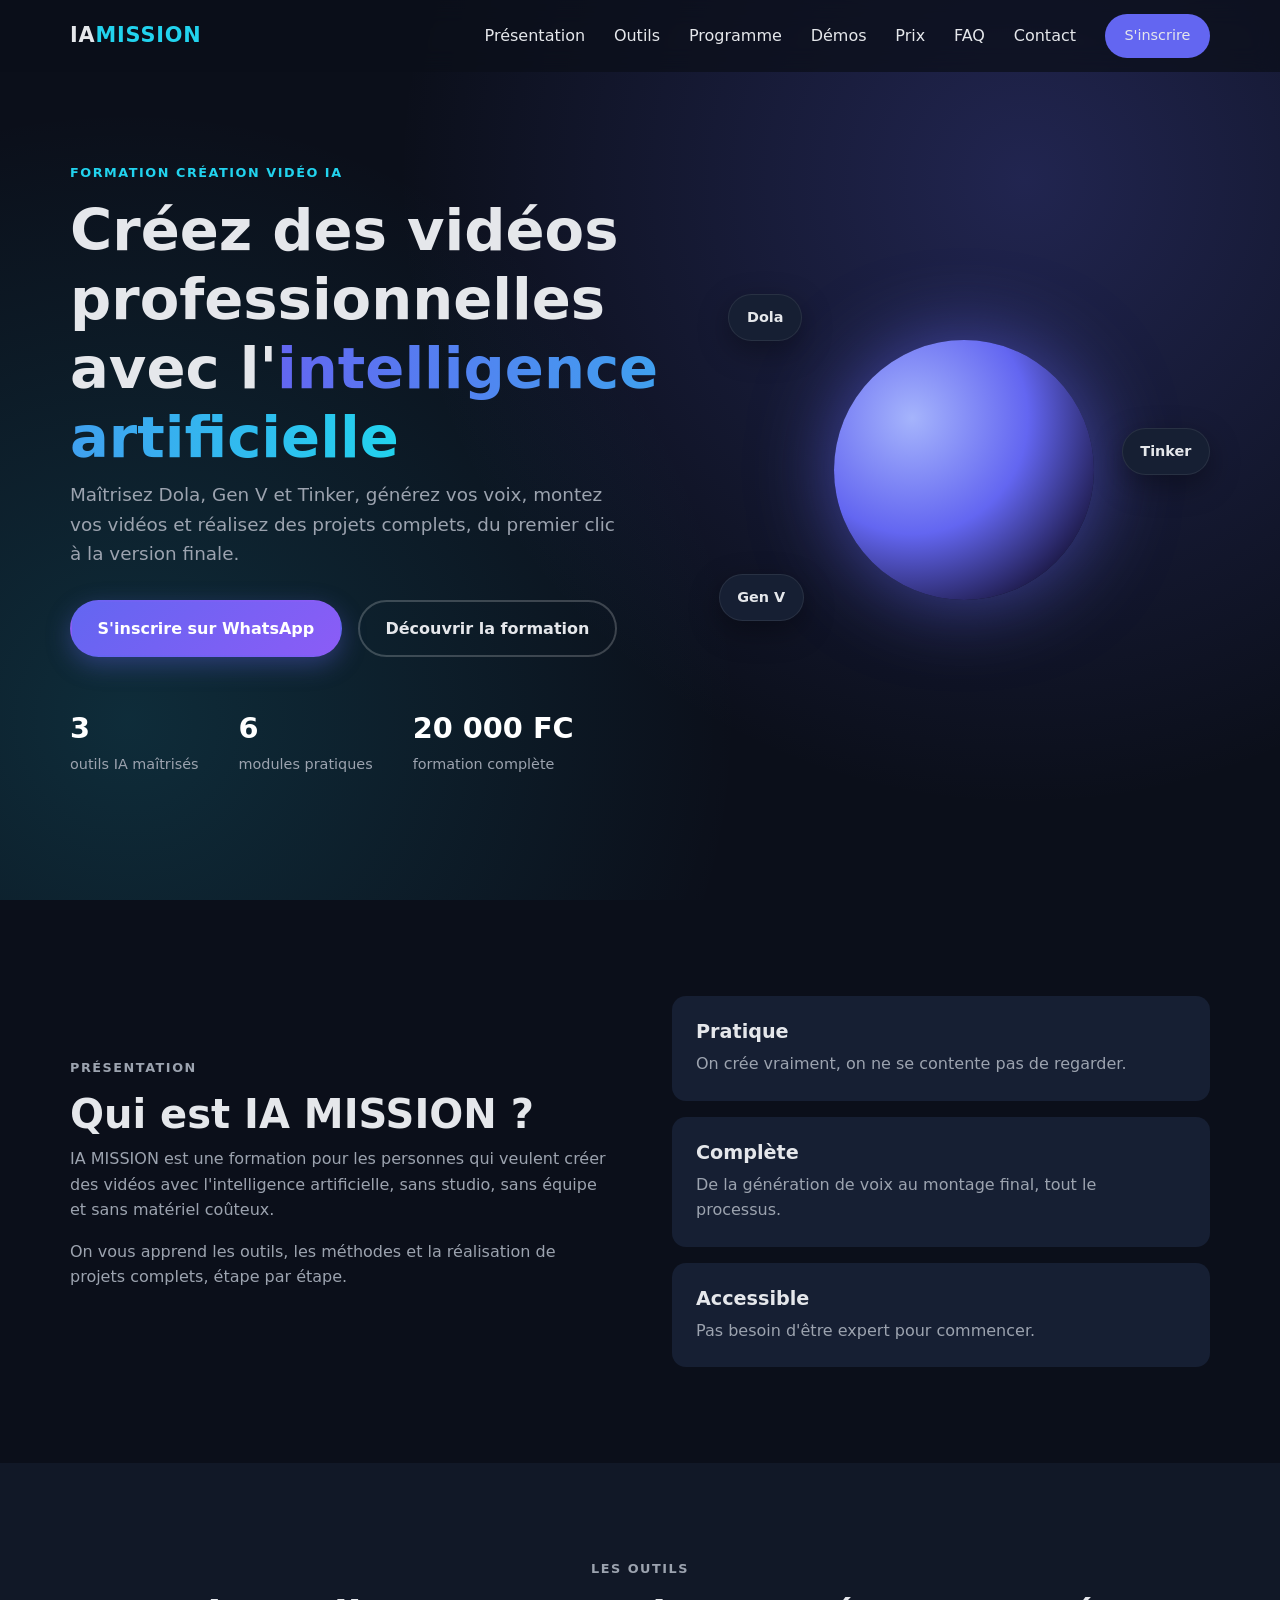
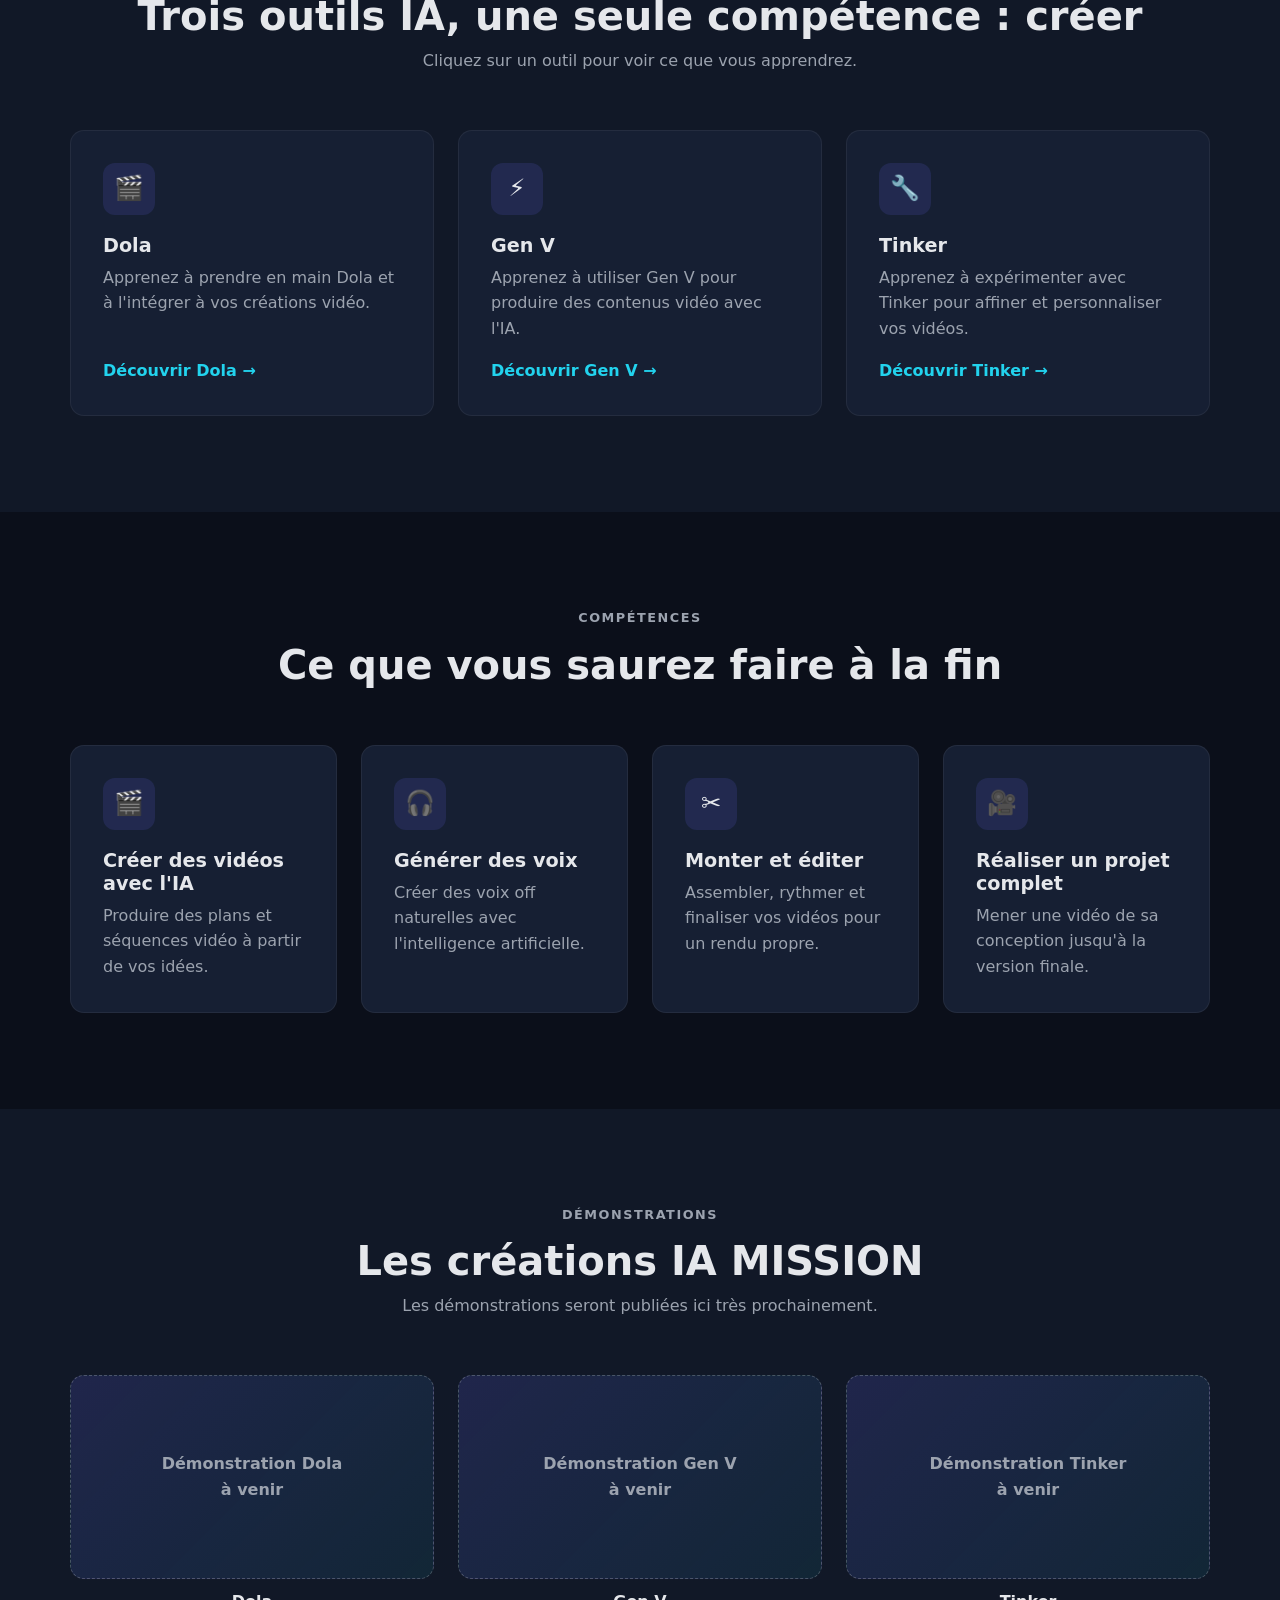
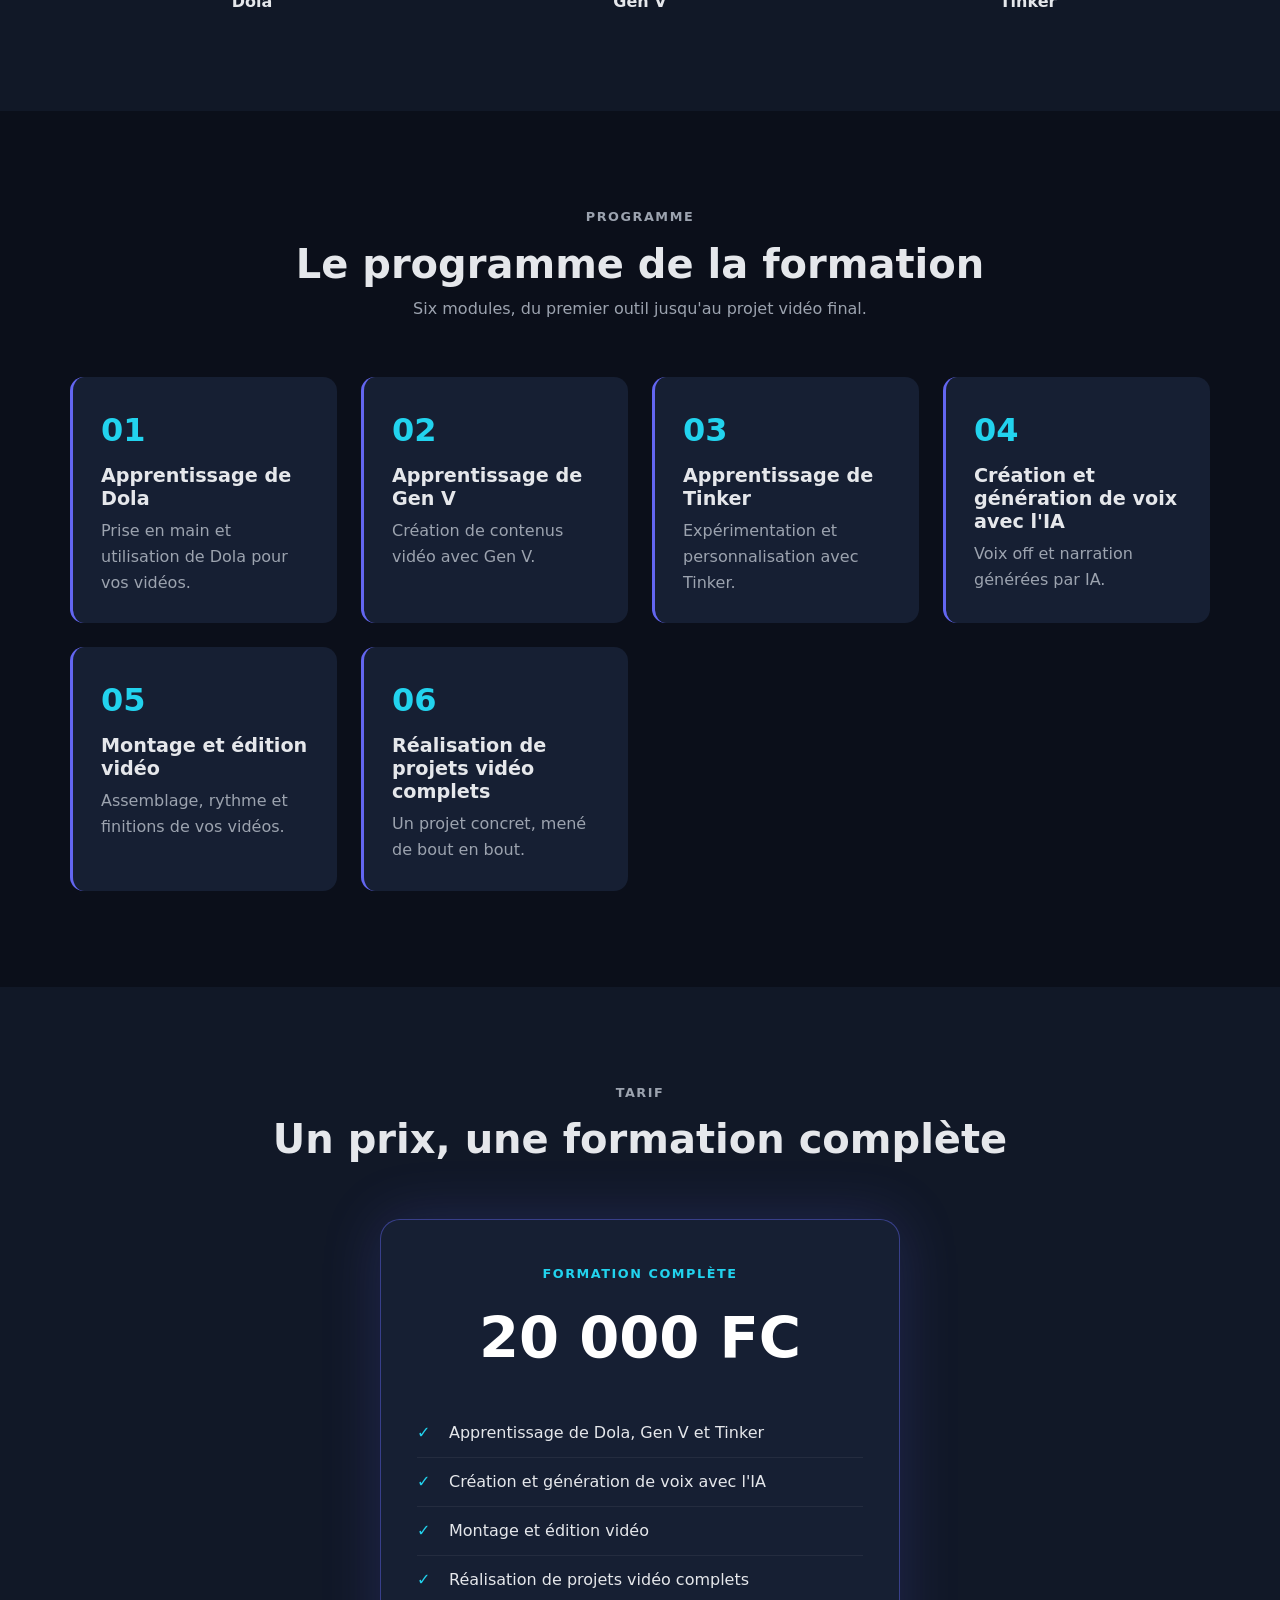
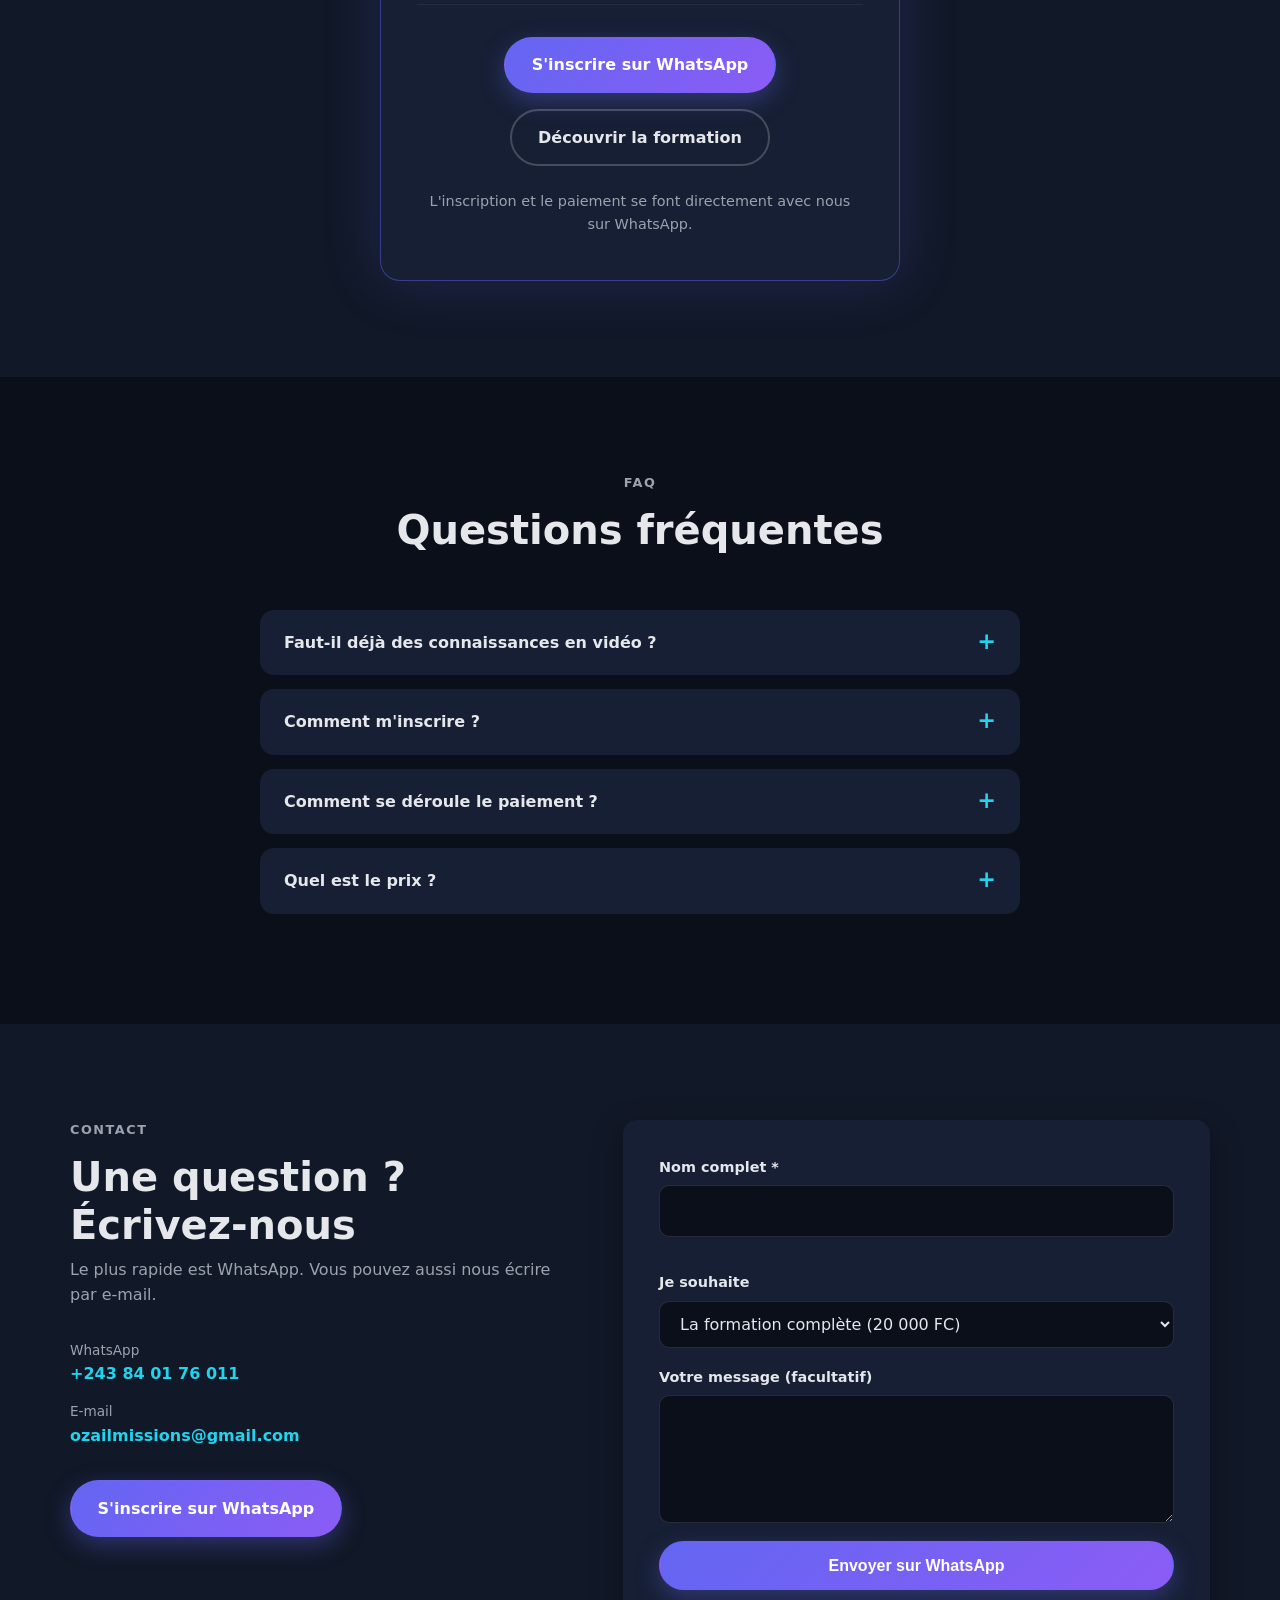
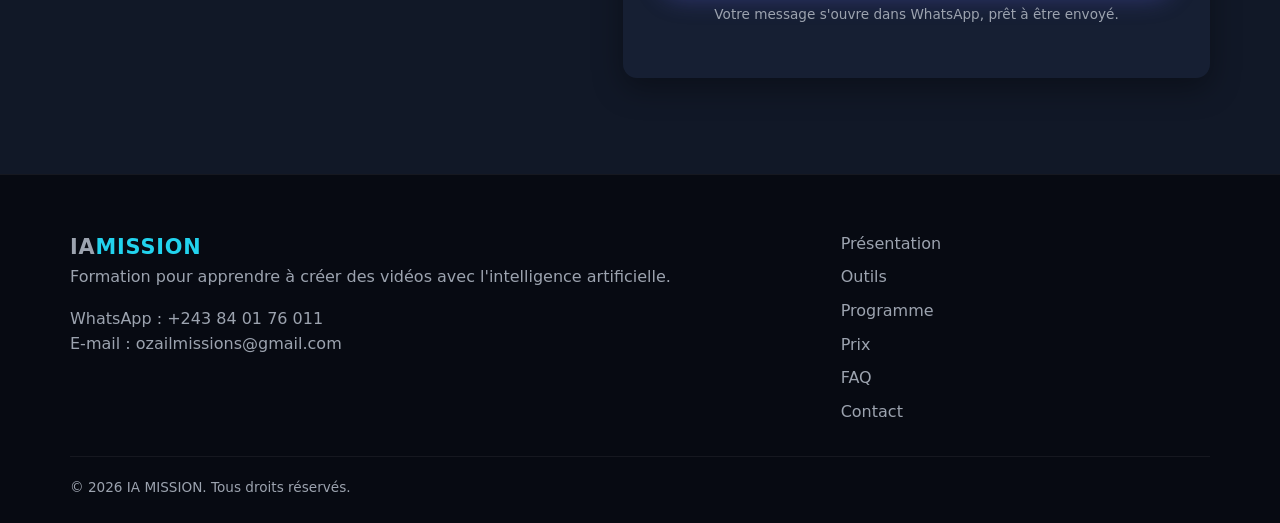
<file: index.html>
<!DOCTYPE html>
<html lang="fr">
<head>
  <meta charset="UTF-8">
  <meta name="viewport" content="width=device-width, initial-scale=1.0">
  <meta name="description" content="Formation IA MISSION : apprenez Dola, Gen V et Tinker, la voix IA, le montage et la réalisation de projets vidéo complets. 20 000 FC.">
  <meta property="og:title" content="IA MISSION | Formation : créer des vidéos avec l'intelligence artificielle">
  <meta property="og:description" content="Formation IA MISSION : apprenez Dola, Gen V et Tinker, la voix IA, le montage et la réalisation de projets vidéo complets. 20 000 FC.">
  <title>IA MISSION | Formation : créer des vidéos avec l'intelligence artificielle</title>
  <link rel="stylesheet" href="css/styles.css">
</head>
<body>
  <a href="#main" class="skip-link">Aller au contenu</a>

  <header class="site-header" id="header">
    <div class="container nav-wrap">
      <a href="#accueil" class="logo" aria-label="IA MISSION, accueil">IA<span>MISSION</span></a>
      <a href="https://wa.me/243840176011?text=Bonjour%20IA%20MISSION%2C%20je%20souhaite%20m%27inscrire%20%C3%A0%20la%20formation%20de%20cr%C3%A9ation%20vid%C3%A9o%20avec%20l%27IA%20%2820%20000%20FC%29.%20Pouvez-vous%20me%20donner%20les%20prochaines%20%C3%A9tapes%20%3F" class="btn btn-small header-cta" target="_blank" rel="noopener">S'inscrire</a>
      <button class="nav-toggle" id="navToggle" aria-label="Ouvrir le menu" aria-expanded="false" aria-controls="nav">
        <span></span><span></span><span></span>
      </button>
      <nav id="nav" class="main-nav" aria-label="Navigation principale">
        <ul>
          <li><a href="#presentation">Présentation</a></li>
          <li><a href="#outils">Outils</a></li>
          <li><a href="#programme">Programme</a></li>
          <li><a href="#galerie">Démos</a></li>
          <li><a href="#prix">Prix</a></li>
          <li><a href="#faq">FAQ</a></li>
          <li><a href="#contact">Contact</a></li>
          <li><a href="https://wa.me/243840176011?text=Bonjour%20IA%20MISSION%2C%20je%20souhaite%20m%27inscrire%20%C3%A0%20la%20formation%20de%20cr%C3%A9ation%20vid%C3%A9o%20avec%20l%27IA%20%2820%20000%20FC%29.%20Pouvez-vous%20me%20donner%20les%20prochaines%20%C3%A9tapes%20%3F" class="btn btn-small" target="_blank" rel="noopener">S'inscrire</a></li>
        </ul>
      </nav>
    </div>
  </header>

  <main id="main">
    <section id="accueil" class="hero">
      <div class="container hero-grid">
        <div class="hero-text reveal">
          <p class="eyebrow">Formation création vidéo IA</p>
          <h1>Créez des vidéos professionnelles avec l'<span class="highlight">intelligence artificielle</span></h1>
          <p class="lead">Maîtrisez Dola, Gen V et Tinker, générez vos voix, montez vos vidéos et réalisez des projets complets, du premier clic à la version finale.</p>
          <div class="hero-actions">
            <a href="https://wa.me/243840176011?text=Bonjour%20IA%20MISSION%2C%20je%20souhaite%20m%27inscrire%20%C3%A0%20la%20formation%20de%20cr%C3%A9ation%20vid%C3%A9o%20avec%20l%27IA%20%2820%20000%20FC%29.%20Pouvez-vous%20me%20donner%20les%20prochaines%20%C3%A9tapes%20%3F" class="btn btn-primary" target="_blank" rel="noopener">S'inscrire sur WhatsApp</a>
            <a href="#programme" class="btn btn-ghost">Découvrir la formation</a>
          </div>
          <ul class="hero-stats">
            <li><strong>3</strong><span>outils IA maîtrisés</span></li>
            <li><strong>6</strong><span>modules pratiques</span></li>
            <li><strong>20 000 FC</strong><span>formation complète</span></li>
          </ul>
        </div>
        <div class="hero-visual reveal" aria-hidden="true">
          <div class="orb"></div>
          <div class="card-float card-1">Dola</div>
          <div class="card-float card-2">Gen V</div>
          <div class="card-float card-3">Tinker</div>
        </div>
      </div>
    </section>

    <section id="presentation" class="section">
      <div class="container about-grid">
        <div class="reveal">
          <p class="eyebrow">Présentation</p>
          <h2>Qui est IA MISSION ?</h2>
          <p>IA MISSION est une formation pour les personnes qui veulent créer des vidéos avec l'intelligence artificielle, sans studio, sans équipe et sans matériel coûteux.</p>
          <p>On vous apprend les outils, les méthodes et la réalisation de projets complets, étape par étape.</p>
        </div>
        <ul class="values reveal">
          <li><h3>Pratique</h3><p>On crée vraiment, on ne se contente pas de regarder.</p></li>
          <li><h3>Complète</h3><p>De la génération de voix au montage final, tout le processus.</p></li>
          <li><h3>Accessible</h3><p>Pas besoin d'être expert pour commencer.</p></li>
        </ul>
      </div>
    </section>

    <section id="outils" class="section section-alt">
      <div class="container">
        <header class="section-head reveal">
          <p class="eyebrow">Les outils</p>
          <h2>Trois outils IA, une seule compétence : créer</h2>
          <p>Cliquez sur un outil pour voir ce que vous apprendrez.</p>
        </header>
        <div class="grid-3">
          <a href="dola.html" class="card tool-card reveal">
            <div class="icon" aria-hidden="true">&#127916;</div>
            <h3>Dola</h3>
            <p>Apprenez à prendre en main Dola et à l'intégrer à vos créations vidéo.</p>
            <span class="more">Découvrir Dola &rarr;</span>
          </a>
          <a href="gen-v.html" class="card tool-card reveal">
            <div class="icon" aria-hidden="true">&#9889;</div>
            <h3>Gen V</h3>
            <p>Apprenez à utiliser Gen V pour produire des contenus vidéo avec l'IA.</p>
            <span class="more">Découvrir Gen V &rarr;</span>
          </a>
          <a href="tinker.html" class="card tool-card reveal">
            <div class="icon" aria-hidden="true">&#128295;</div>
            <h3>Tinker</h3>
            <p>Apprenez à expérimenter avec Tinker pour affiner et personnaliser vos vidéos.</p>
            <span class="more">Découvrir Tinker &rarr;</span>
          </a>
        </div>
      </div>
    </section>

    <section id="competences" class="section">
      <div class="container">
        <header class="section-head reveal">
          <p class="eyebrow">Compétences</p>
          <h2>Ce que vous saurez faire à la fin</h2>
        </header>
        <div class="grid-3">
          <article class="card reveal">
            <div class="icon" aria-hidden="true">&#127916;</div>
            <h3>Créer des vidéos avec l'IA</h3>
            <p>Produire des plans et séquences vidéo à partir de vos idées.</p>
          </article>
          <article class="card reveal">
            <div class="icon" aria-hidden="true">&#127911;</div>
            <h3>Générer des voix</h3>
            <p>Créer des voix off naturelles avec l'intelligence artificielle.</p>
          </article>
          <article class="card reveal">
            <div class="icon" aria-hidden="true">&#9986;</div>
            <h3>Monter et éditer</h3>
            <p>Assembler, rythmer et finaliser vos vidéos pour un rendu propre.</p>
          </article>
          <article class="card reveal">
            <div class="icon" aria-hidden="true">&#127909;</div>
            <h3>Réaliser un projet complet</h3>
            <p>Mener une vidéo de sa conception jusqu'à la version finale.</p>
          </article>
        </div>
      </div>
    </section>

    <section id="galerie" class="section section-alt">
      <div class="container">
        <header class="section-head reveal">
          <p class="eyebrow">Démonstrations</p>
          <h2>Les créations IA MISSION</h2>
          <p>Les démonstrations seront publiées ici très prochainement.</p>
        </header>
        <div class="gallery">
          <figure class="gallery-item reveal">
            <div class="gallery-placeholder">Démonstration Dola<br>à venir</div>
            <figcaption>Dola</figcaption>
          </figure>
          <figure class="gallery-item reveal">
            <div class="gallery-placeholder">Démonstration Gen V<br>à venir</div>
            <figcaption>Gen V</figcaption>
          </figure>
          <figure class="gallery-item reveal">
            <div class="gallery-placeholder">Démonstration Tinker<br>à venir</div>
            <figcaption>Tinker</figcaption>
          </figure>
        </div>
      </div>
    </section>

    <section id="programme" class="section">
      <div class="container">
        <header class="section-head reveal">
          <p class="eyebrow">Programme</p>
          <h2>Le programme de la formation</h2>
          <p>Six modules, du premier outil jusqu'au projet vidéo final.</p>
        </header>
        <ol class="steps">
          <li class="reveal"><span class="step-num">01</span><h3>Apprentissage de Dola</h3><p>Prise en main et utilisation de Dola pour vos vidéos.</p></li>
          <li class="reveal"><span class="step-num">02</span><h3>Apprentissage de Gen V</h3><p>Création de contenus vidéo avec Gen V.</p></li>
          <li class="reveal"><span class="step-num">03</span><h3>Apprentissage de Tinker</h3><p>Expérimentation et personnalisation avec Tinker.</p></li>
          <li class="reveal"><span class="step-num">04</span><h3>Création et génération de voix avec l'IA</h3><p>Voix off et narration générées par IA.</p></li>
          <li class="reveal"><span class="step-num">05</span><h3>Montage et édition vidéo</h3><p>Assemblage, rythme et finitions de vos vidéos.</p></li>
          <li class="reveal"><span class="step-num">06</span><h3>Réalisation de projets vidéo complets</h3><p>Un projet concret, mené de bout en bout.</p></li>
        </ol>
      </div>
    </section>

    <section id="prix" class="section section-alt">
      <div class="container">
        <header class="section-head reveal">
          <p class="eyebrow">Tarif</p>
          <h2>Un prix, une formation complète</h2>
        </header>
        <div class="price-card reveal">
          <p class="price-label">Formation complète</p>
          <p class="price">20 000 FC</p>
          <ul class="checklist">
            <li>Apprentissage de Dola, Gen V et Tinker</li>
            <li>Création et génération de voix avec l'IA</li>
            <li>Montage et édition vidéo</li>
            <li>Réalisation de projets vidéo complets</li>
          </ul>
          <div class="btn-row">
            <a href="https://wa.me/243840176011?text=Bonjour%20IA%20MISSION%2C%20je%20souhaite%20m%27inscrire%20%C3%A0%20la%20formation%20de%20cr%C3%A9ation%20vid%C3%A9o%20avec%20l%27IA%20%2820%20000%20FC%29.%20Pouvez-vous%20me%20donner%20les%20prochaines%20%C3%A9tapes%20%3F" class="btn btn-primary" target="_blank" rel="noopener">S'inscrire sur WhatsApp</a>
            <a href="#programme" class="btn btn-ghost">Découvrir la formation</a>
          </div>
          <p class="price-note">L'inscription et le paiement se font directement avec nous sur WhatsApp.</p>
        </div>
      </div>
    </section>

    <section id="faq" class="section">
      <div class="container narrow">
        <header class="section-head reveal">
          <p class="eyebrow">FAQ</p>
          <h2>Questions fréquentes</h2>
        </header>
        <div class="faq">
          <details class="reveal">
            <summary>Faut-il déjà des connaissances en vidéo ?</summary>
            <p>Non. La formation part des bases et avance module par module.</p>
          </details>
          <details class="reveal">
            <summary>Comment m'inscrire ?</summary>
            <p>Cliquez sur « S'inscrire sur WhatsApp ». Un message prérempli s'ouvre, il suffit de l'envoyer.</p>
          </details>
          <details class="reveal">
            <summary>Comment se déroule le paiement ?</summary>
            <p>Il n'y a pas de paiement sur le site. Nous finalisons l'inscription et le règlement directement avec vous sur WhatsApp.</p>
          </details>
          <details class="reveal">
            <summary>Quel est le prix ?</summary>
            <p>La formation complète coûte 20 000 FC et comprend les six modules du programme.</p>
          </details>
        </div>
      </div>
    </section>

    <section id="contact" class="section section-alt">
      <div class="container contact-grid">
        <div class="reveal">
          <p class="eyebrow">Contact</p>
          <h2>Une question ? Écrivez-nous</h2>
          <p>Le plus rapide est WhatsApp. Vous pouvez aussi nous écrire par e-mail.</p>
          <ul class="contact-links">
            <li><span>WhatsApp</span><a href="https://wa.me/243840176011?text=Bonjour%20IA%20MISSION%2C%20je%20souhaite%20m%27inscrire%20%C3%A0%20la%20formation%20de%20cr%C3%A9ation%20vid%C3%A9o%20avec%20l%27IA%20%2820%20000%20FC%29.%20Pouvez-vous%20me%20donner%20les%20prochaines%20%C3%A9tapes%20%3F" target="_blank" rel="noopener">+243 84 01 76 011</a></li>
            <li><span>E-mail</span><a href="mailto:ozailmissions@gmail.com">ozailmissions@gmail.com</a></li>
          </ul>
          <div class="btn-row" style="justify-content:flex-start; margin-top:2rem;">
            <a href="https://wa.me/243840176011?text=Bonjour%20IA%20MISSION%2C%20je%20souhaite%20m%27inscrire%20%C3%A0%20la%20formation%20de%20cr%C3%A9ation%20vid%C3%A9o%20avec%20l%27IA%20%2820%20000%20FC%29.%20Pouvez-vous%20me%20donner%20les%20prochaines%20%C3%A9tapes%20%3F" class="btn btn-primary" target="_blank" rel="noopener">S'inscrire sur WhatsApp</a>
          </div>
        </div>
        <form id="contactForm" class="contact-form reveal" novalidate>
          <div class="field">
            <label for="name">Nom complet *</label>
            <input type="text" id="name" name="name" required autocomplete="name">
            <small class="error" data-for="name"></small>
          </div>
          <div class="field">
            <label for="service">Je souhaite</label>
            <select id="service" name="service">
              <option value="">La formation complète (20 000 FC)</option>
              <option>Des informations sur Dola</option>
              <option>Des informations sur Gen V</option>
              <option>Des informations sur Tinker</option>
              <option>Des informations sur la formation</option>
            </select>
          </div>
          <div class="field">
            <label for="message">Votre message (facultatif)</label>
            <textarea id="message" name="message" rows="4"></textarea>
          </div>
          <button type="submit" class="btn btn-primary btn-block">Envoyer sur WhatsApp</button>
          <p class="form-hint">Votre message s'ouvre dans WhatsApp, prêt à être envoyé.</p>
          <p class="form-status" id="formStatus" role="status" aria-live="polite"></p>
        </form>
      </div>
    </section>
  </main>

  <footer class="site-footer">
    <div class="container footer-grid">
      <div>
        <a href="#accueil" class="logo">IA<span>MISSION</span></a>
        <p>Formation pour apprendre à créer des vidéos avec l'intelligence artificielle.</p>
        <p>WhatsApp : <a href="https://wa.me/243840176011?text=Bonjour%20IA%20MISSION%2C%20je%20souhaite%20m%27inscrire%20%C3%A0%20la%20formation%20de%20cr%C3%A9ation%20vid%C3%A9o%20avec%20l%27IA%20%2820%20000%20FC%29.%20Pouvez-vous%20me%20donner%20les%20prochaines%20%C3%A9tapes%20%3F" target="_blank" rel="noopener">+243 84 01 76 011</a><br>
        E-mail : <a href="mailto:ozailmissions@gmail.com">ozailmissions@gmail.com</a></p>
      </div>
      <nav aria-label="Pied de page">
        <ul>
          <li><a href="#presentation">Présentation</a></li>
          <li><a href="#outils">Outils</a></li>
          <li><a href="#programme">Programme</a></li>
          <li><a href="#prix">Prix</a></li>
          <li><a href="#faq">FAQ</a></li>
          <li><a href="#contact">Contact</a></li>
        </ul>
      </nav>
      <p class="legal">&copy; <span id="year"></span> IA MISSION. Tous droits réservés.</p>
    </div>
  </footer>

  <button class="to-top" id="toTop" aria-label="Revenir en haut">&uarr;</button>

  <script src="js/main.js"></script>
</body>
</html>
</file>
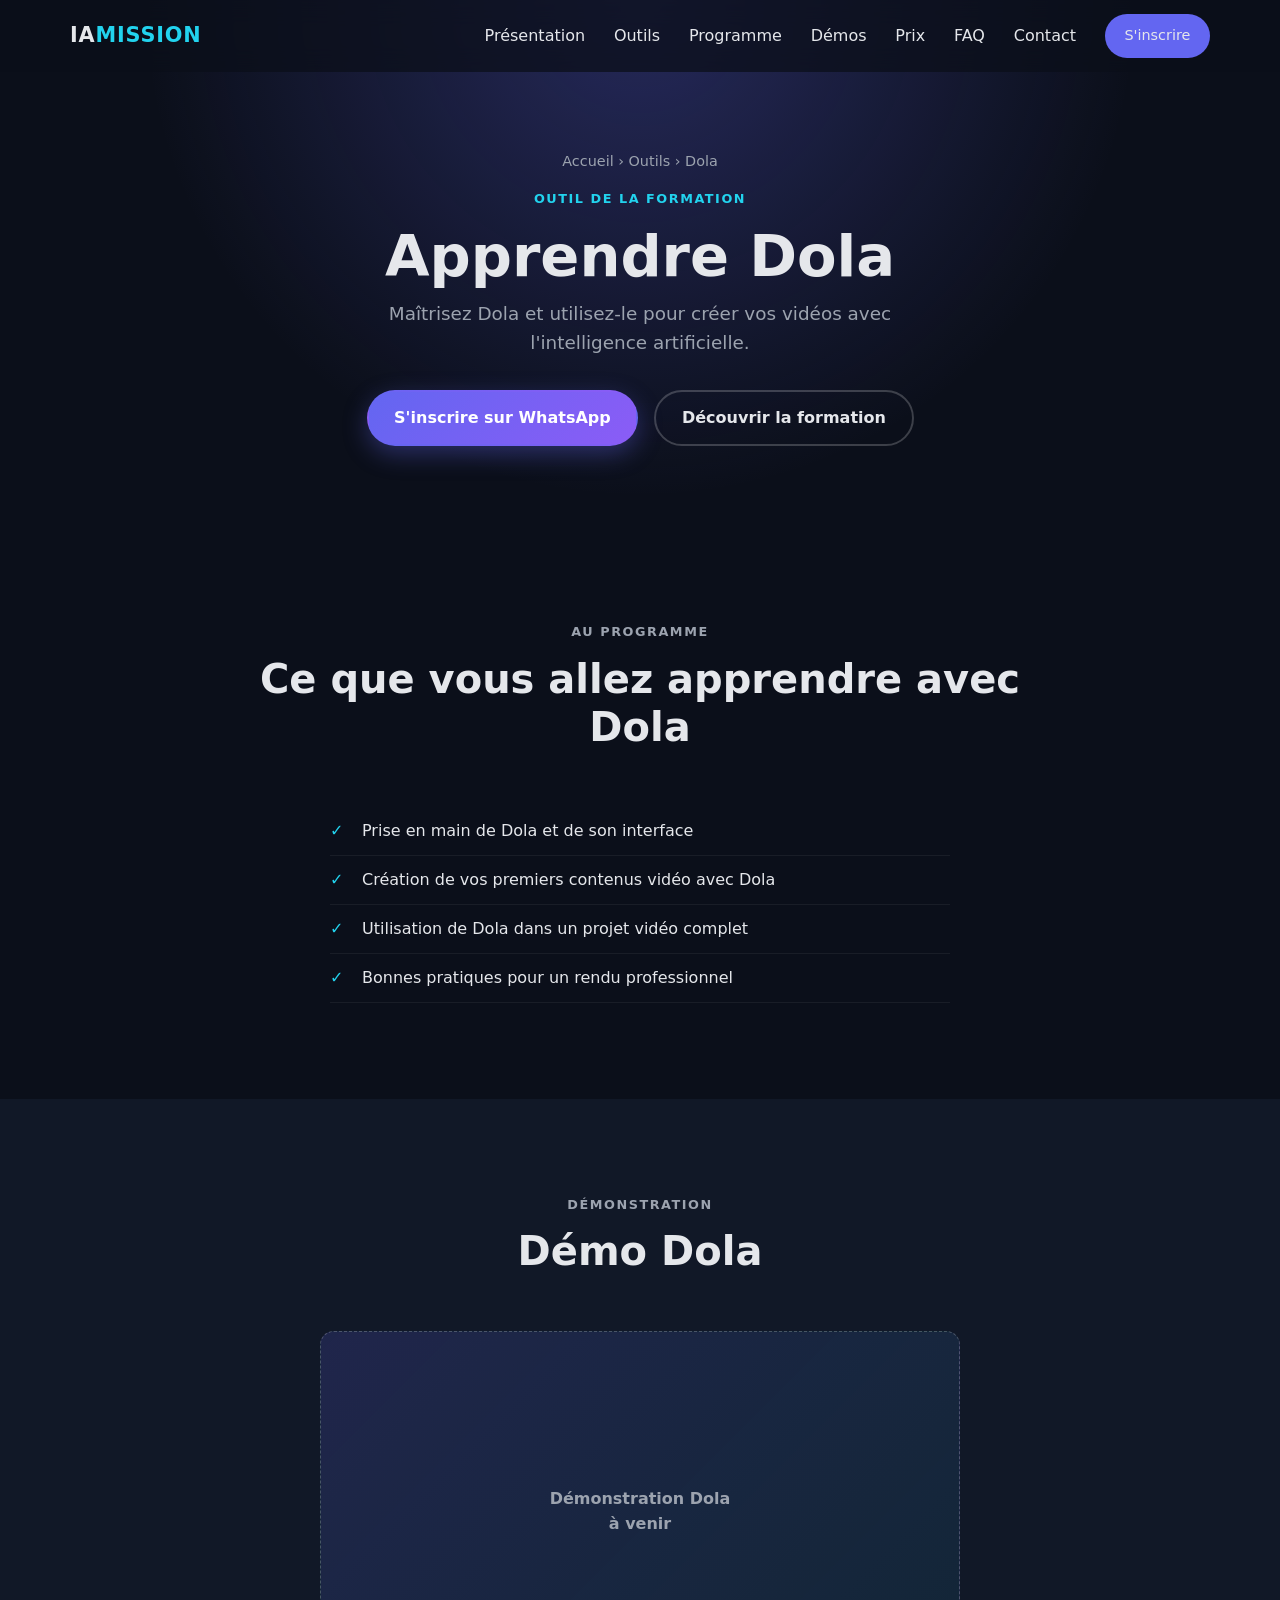
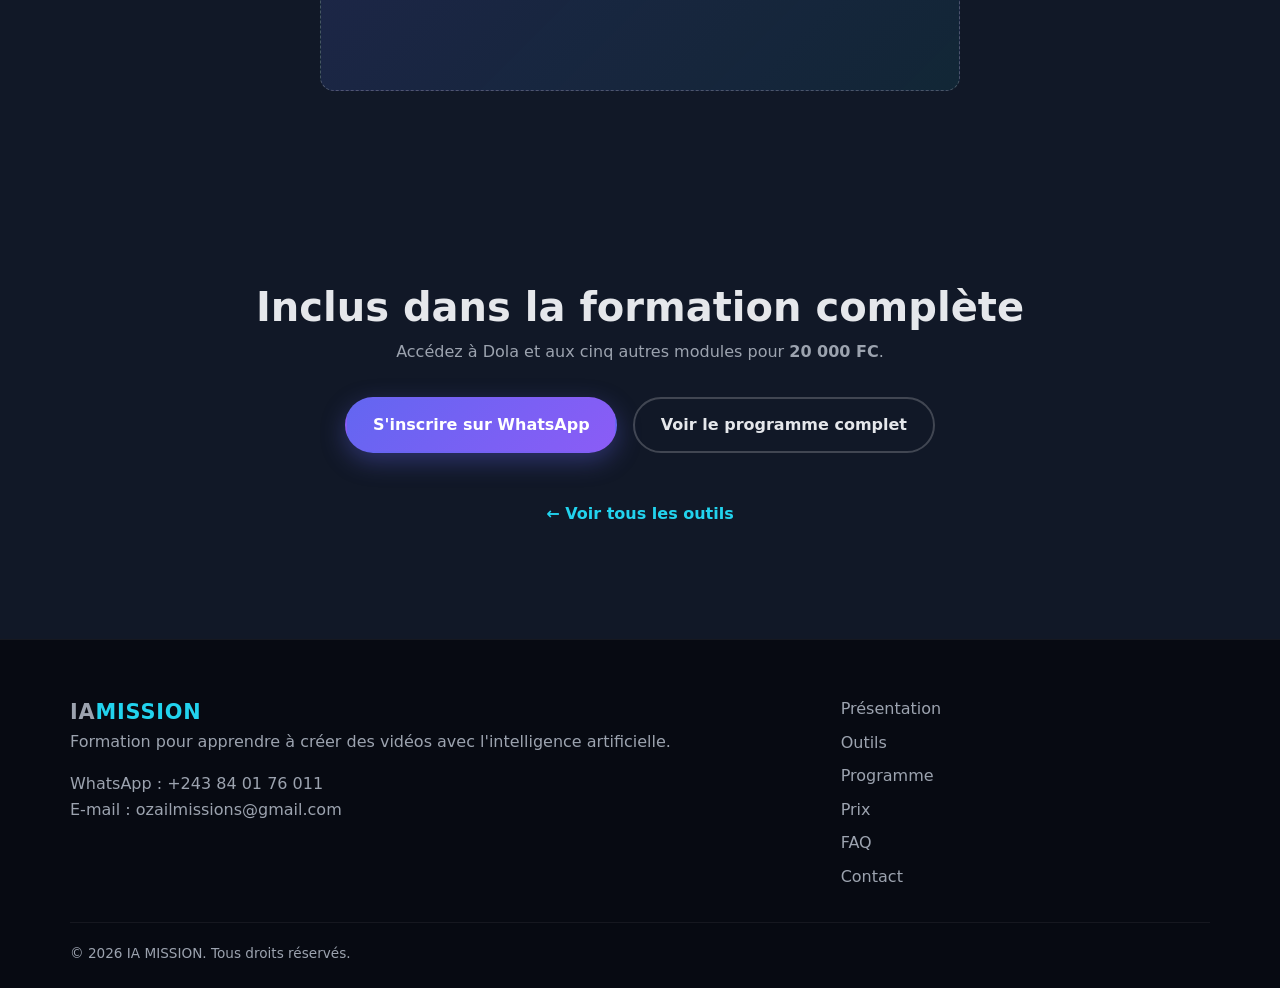
<file: dola.html>
<!DOCTYPE html>
<html lang="fr">
<head>
  <meta charset="UTF-8">
  <meta name="viewport" content="width=device-width, initial-scale=1.0">
  <meta name="description" content="Formation IA MISSION : Maîtrisez Dola et utilisez-le pour créer vos vidéos avec l'intelligence artificielle.">
  <meta property="og:title" content="Apprendre Dola | IA MISSION">
  <meta property="og:description" content="Formation IA MISSION : Maîtrisez Dola et utilisez-le pour créer vos vidéos avec l'intelligence artificielle.">
  <title>Apprendre Dola | IA MISSION</title>
  <link rel="stylesheet" href="css/styles.css">
</head>
<body>
  <a href="#main" class="skip-link">Aller au contenu</a>

  <header class="site-header" id="header">
    <div class="container nav-wrap">
      <a href="index.html#accueil" class="logo" aria-label="IA MISSION, accueil">IA<span>MISSION</span></a>
      <a href="https://wa.me/243840176011?text=Bonjour%20IA%20MISSION%2C%20je%20souhaite%20m%27inscrire%20%C3%A0%20la%20formation%20de%20cr%C3%A9ation%20vid%C3%A9o%20avec%20l%27IA%20%2820%20000%20FC%29.%20Pouvez-vous%20me%20donner%20les%20prochaines%20%C3%A9tapes%20%3F" class="btn btn-small header-cta" target="_blank" rel="noopener">S'inscrire</a>
      <button class="nav-toggle" id="navToggle" aria-label="Ouvrir le menu" aria-expanded="false" aria-controls="nav">
        <span></span><span></span><span></span>
      </button>
      <nav id="nav" class="main-nav" aria-label="Navigation principale">
        <ul>
          <li><a href="index.html#presentation">Présentation</a></li>
          <li><a href="index.html#outils">Outils</a></li>
          <li><a href="index.html#programme">Programme</a></li>
          <li><a href="index.html#galerie">Démos</a></li>
          <li><a href="index.html#prix">Prix</a></li>
          <li><a href="index.html#faq">FAQ</a></li>
          <li><a href="index.html#contact">Contact</a></li>
          <li><a href="https://wa.me/243840176011?text=Bonjour%20IA%20MISSION%2C%20je%20souhaite%20m%27inscrire%20%C3%A0%20la%20formation%20de%20cr%C3%A9ation%20vid%C3%A9o%20avec%20l%27IA%20%2820%20000%20FC%29.%20Pouvez-vous%20me%20donner%20les%20prochaines%20%C3%A9tapes%20%3F" class="btn btn-small" target="_blank" rel="noopener">S'inscrire</a></li>
        </ul>
      </nav>
    </div>
  </header>

  <main id="main">
    <section class="page-hero">
      <div class="container reveal">
        <p class="breadcrumb"><a href="index.html">Accueil</a> &rsaquo; <a href="index.html#outils">Outils</a> &rsaquo; Dola</p>
        <p class="eyebrow">Outil de la formation</p>
        <h1>Apprendre Dola</h1>
        <p class="lead">Maîtrisez Dola et utilisez-le pour créer vos vidéos avec l'intelligence artificielle.</p>
        <div class="btn-row">
          <a href="https://wa.me/243840176011?text=Bonjour%20IA%20MISSION%2C%20je%20souhaite%20m%27inscrire%20%C3%A0%20la%20formation%20de%20cr%C3%A9ation%20vid%C3%A9o%20avec%20l%27IA%20%2820%20000%20FC%29.%20Pouvez-vous%20me%20donner%20les%20prochaines%20%C3%A9tapes%20%3F" class="btn btn-primary" target="_blank" rel="noopener">S'inscrire sur WhatsApp</a>
          <a href="index.html#programme" class="btn btn-ghost">Découvrir la formation</a>
        </div>
      </div>
    </section>

    <section class="section">
      <div class="container narrow">
        <header class="section-head reveal">
          <p class="eyebrow">Au programme</p>
          <h2>Ce que vous allez apprendre avec Dola</h2>
        </header>
        <ul class="checklist reveal" style="margin:0 auto;">
          <li>Prise en main de Dola et de son interface</li>
          <li>Création de vos premiers contenus vidéo avec Dola</li>
          <li>Utilisation de Dola dans un projet vidéo complet</li>
          <li>Bonnes pratiques pour un rendu professionnel</li>
        </ul>
      </div>
    </section>

    <section class="section section-alt">
      <div class="container">
        <header class="section-head reveal">
          <p class="eyebrow">Démonstration</p>
          <h2>Démo Dola</h2>
        </header>
        <div class="gallery" style="grid-template-columns: minmax(0, 640px); justify-content:center;">
          <figure class="gallery-item reveal">
            <div class="gallery-placeholder">Démonstration Dola<br>à venir</div>
          </figure>
        </div>
      </div>
    </section>

    <section class="section cta-band">
      <div class="container reveal">
        <h2>Inclus dans la formation complète</h2>
        <p>Accédez à Dola et aux cinq autres modules pour <strong>20 000 FC</strong>.</p>
        <div class="btn-row" style="margin-top:2rem;">
          <a href="https://wa.me/243840176011?text=Bonjour%20IA%20MISSION%2C%20je%20souhaite%20m%27inscrire%20%C3%A0%20la%20formation%20de%20cr%C3%A9ation%20vid%C3%A9o%20avec%20l%27IA%20%2820%20000%20FC%29.%20Pouvez-vous%20me%20donner%20les%20prochaines%20%C3%A9tapes%20%3F" class="btn btn-primary" target="_blank" rel="noopener">S'inscrire sur WhatsApp</a>
          <a href="index.html#programme" class="btn btn-ghost">Voir le programme complet</a>
        </div>
        <p class="section-cta"><a href="index.html#outils" class="link-more">&larr; Voir tous les outils</a></p>
      </div>
    </section>
  </main>

  <footer class="site-footer">
    <div class="container footer-grid">
      <div>
        <a href="index.html#accueil" class="logo">IA<span>MISSION</span></a>
        <p>Formation pour apprendre à créer des vidéos avec l'intelligence artificielle.</p>
        <p>WhatsApp : <a href="https://wa.me/243840176011?text=Bonjour%20IA%20MISSION%2C%20je%20souhaite%20m%27inscrire%20%C3%A0%20la%20formation%20de%20cr%C3%A9ation%20vid%C3%A9o%20avec%20l%27IA%20%2820%20000%20FC%29.%20Pouvez-vous%20me%20donner%20les%20prochaines%20%C3%A9tapes%20%3F" target="_blank" rel="noopener">+243 84 01 76 011</a><br>
        E-mail : <a href="mailto:ozailmissions@gmail.com">ozailmissions@gmail.com</a></p>
      </div>
      <nav aria-label="Pied de page">
        <ul>
          <li><a href="index.html#presentation">Présentation</a></li>
          <li><a href="index.html#outils">Outils</a></li>
          <li><a href="index.html#programme">Programme</a></li>
          <li><a href="index.html#prix">Prix</a></li>
          <li><a href="index.html#faq">FAQ</a></li>
          <li><a href="index.html#contact">Contact</a></li>
        </ul>
      </nav>
      <p class="legal">&copy; <span id="year"></span> IA MISSION. Tous droits réservés.</p>
    </div>
  </footer>

  <button class="to-top" id="toTop" aria-label="Revenir en haut">&uarr;</button>

  <script src="js/main.js"></script>
</body>
</html>
</file>
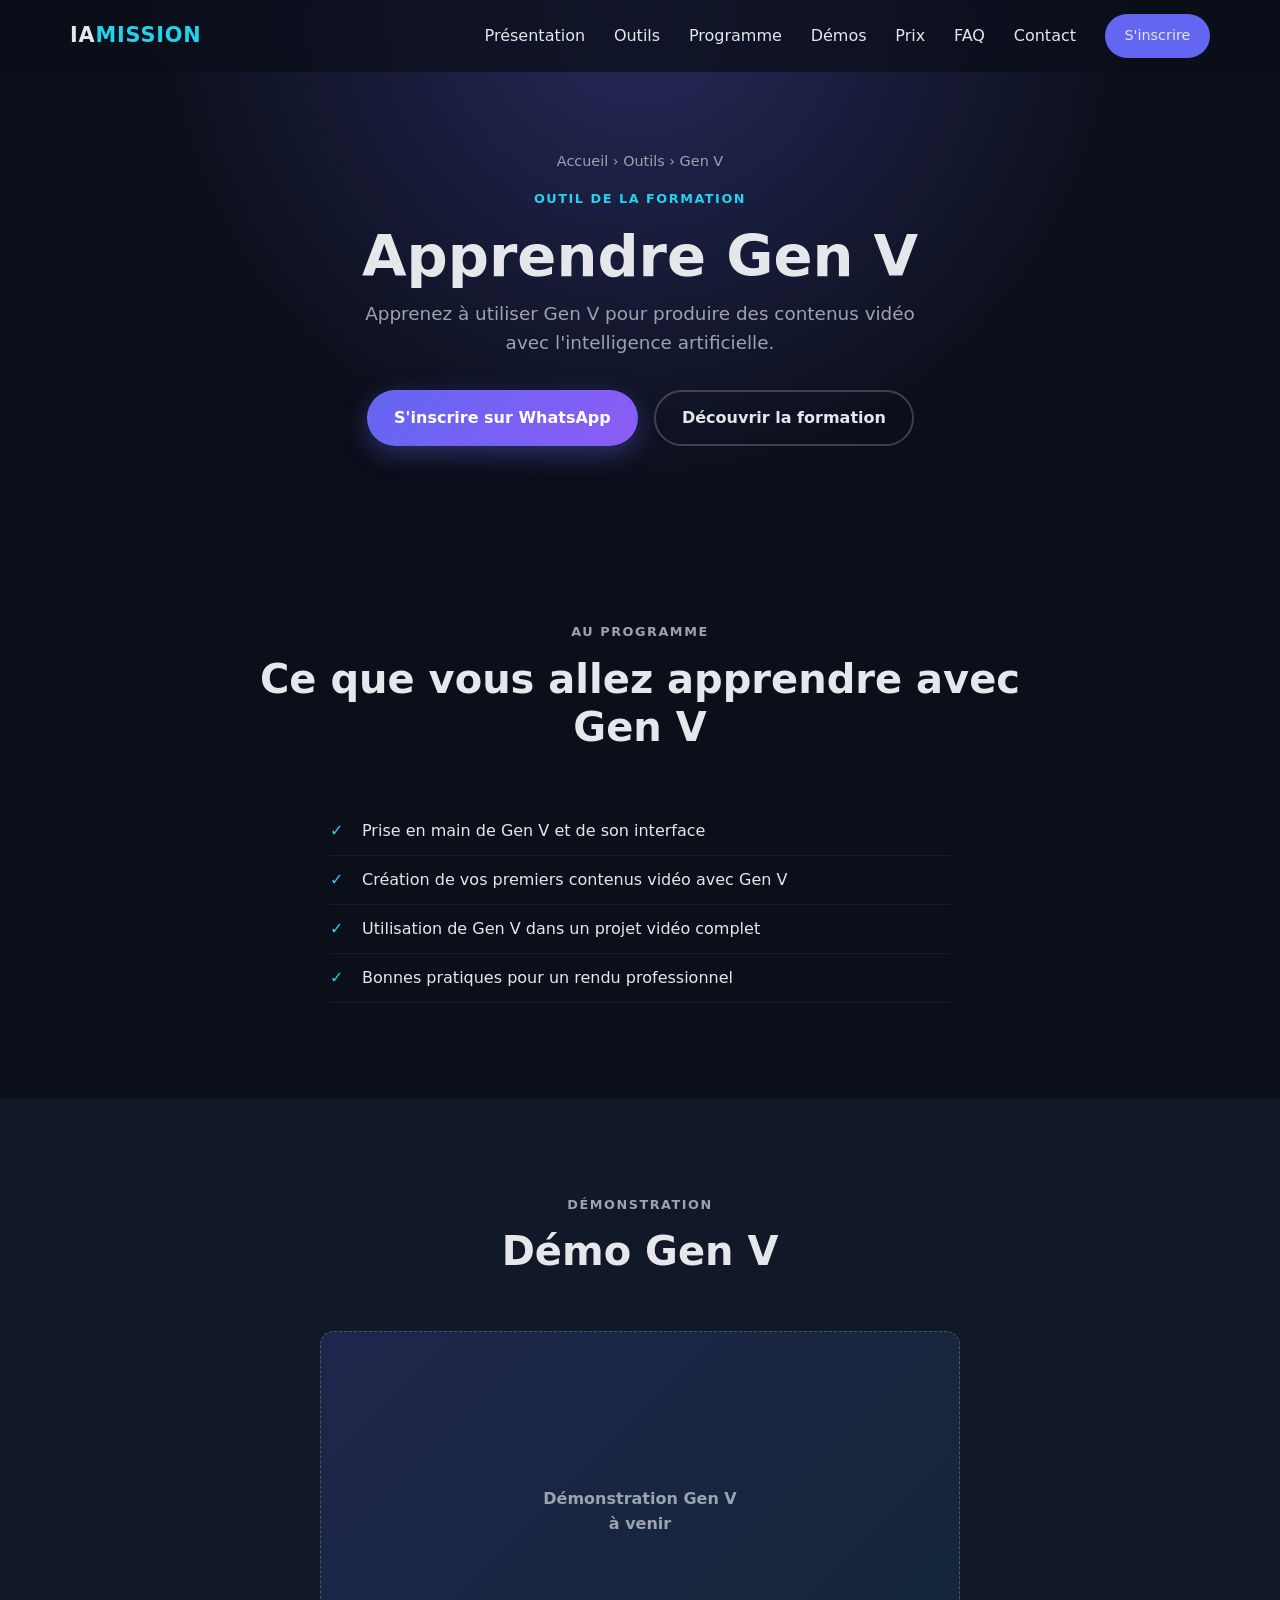
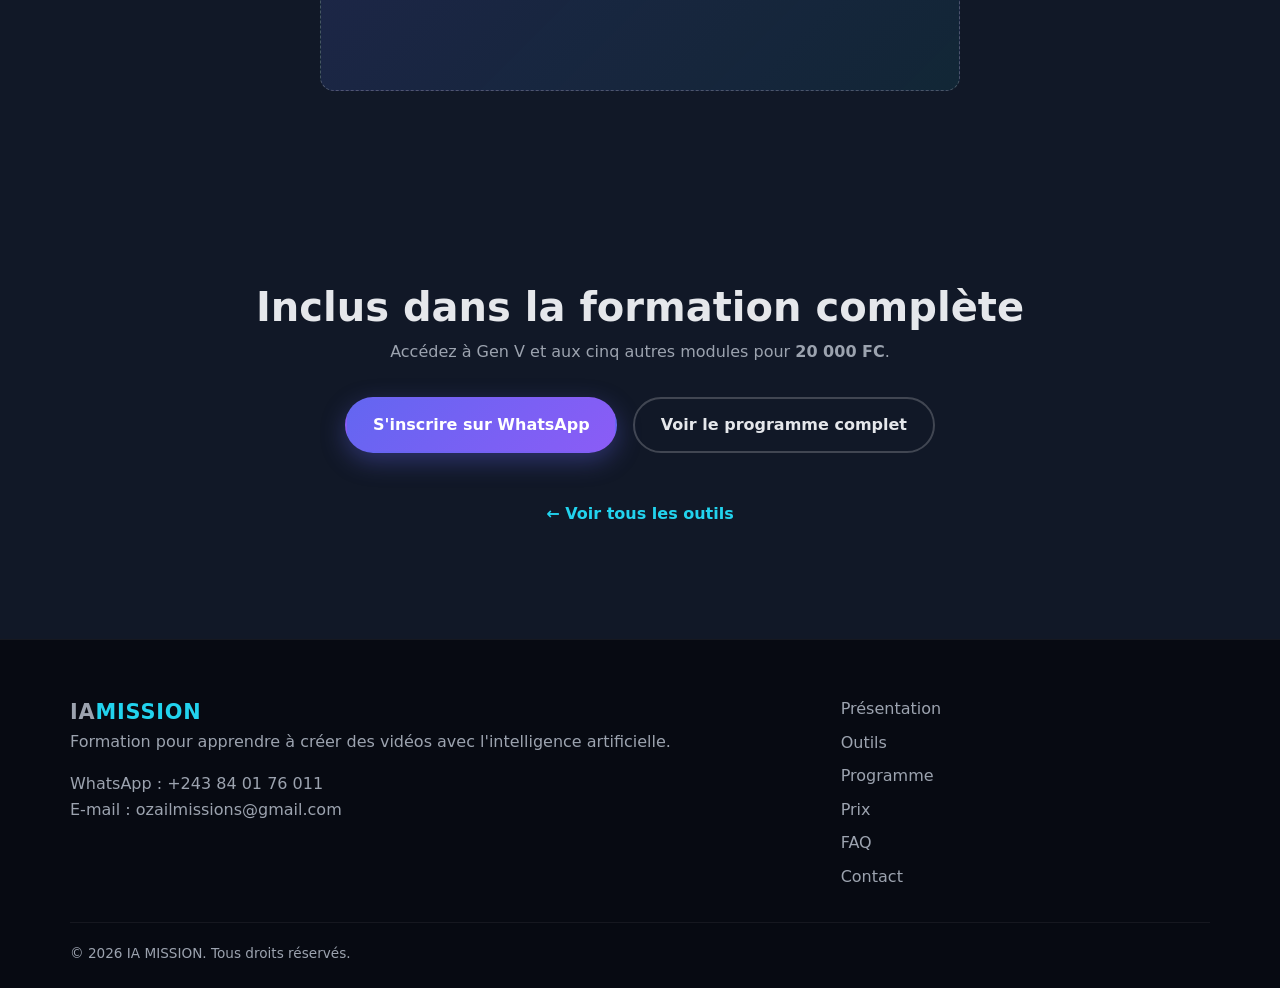
<file: gen-v.html>
<!DOCTYPE html>
<html lang="fr">
<head>
  <meta charset="UTF-8">
  <meta name="viewport" content="width=device-width, initial-scale=1.0">
  <meta name="description" content="Formation IA MISSION : Apprenez à utiliser Gen V pour produire des contenus vidéo avec l'intelligence artificielle.">
  <meta property="og:title" content="Apprendre Gen V | IA MISSION">
  <meta property="og:description" content="Formation IA MISSION : Apprenez à utiliser Gen V pour produire des contenus vidéo avec l'intelligence artificielle.">
  <title>Apprendre Gen V | IA MISSION</title>
  <link rel="stylesheet" href="css/styles.css">
</head>
<body>
  <a href="#main" class="skip-link">Aller au contenu</a>

  <header class="site-header" id="header">
    <div class="container nav-wrap">
      <a href="index.html#accueil" class="logo" aria-label="IA MISSION, accueil">IA<span>MISSION</span></a>
      <a href="https://wa.me/243840176011?text=Bonjour%20IA%20MISSION%2C%20je%20souhaite%20m%27inscrire%20%C3%A0%20la%20formation%20de%20cr%C3%A9ation%20vid%C3%A9o%20avec%20l%27IA%20%2820%20000%20FC%29.%20Pouvez-vous%20me%20donner%20les%20prochaines%20%C3%A9tapes%20%3F" class="btn btn-small header-cta" target="_blank" rel="noopener">S'inscrire</a>
      <button class="nav-toggle" id="navToggle" aria-label="Ouvrir le menu" aria-expanded="false" aria-controls="nav">
        <span></span><span></span><span></span>
      </button>
      <nav id="nav" class="main-nav" aria-label="Navigation principale">
        <ul>
          <li><a href="index.html#presentation">Présentation</a></li>
          <li><a href="index.html#outils">Outils</a></li>
          <li><a href="index.html#programme">Programme</a></li>
          <li><a href="index.html#galerie">Démos</a></li>
          <li><a href="index.html#prix">Prix</a></li>
          <li><a href="index.html#faq">FAQ</a></li>
          <li><a href="index.html#contact">Contact</a></li>
          <li><a href="https://wa.me/243840176011?text=Bonjour%20IA%20MISSION%2C%20je%20souhaite%20m%27inscrire%20%C3%A0%20la%20formation%20de%20cr%C3%A9ation%20vid%C3%A9o%20avec%20l%27IA%20%2820%20000%20FC%29.%20Pouvez-vous%20me%20donner%20les%20prochaines%20%C3%A9tapes%20%3F" class="btn btn-small" target="_blank" rel="noopener">S'inscrire</a></li>
        </ul>
      </nav>
    </div>
  </header>

  <main id="main">
    <section class="page-hero">
      <div class="container reveal">
        <p class="breadcrumb"><a href="index.html">Accueil</a> &rsaquo; <a href="index.html#outils">Outils</a> &rsaquo; Gen V</p>
        <p class="eyebrow">Outil de la formation</p>
        <h1>Apprendre Gen V</h1>
        <p class="lead">Apprenez à utiliser Gen V pour produire des contenus vidéo avec l'intelligence artificielle.</p>
        <div class="btn-row">
          <a href="https://wa.me/243840176011?text=Bonjour%20IA%20MISSION%2C%20je%20souhaite%20m%27inscrire%20%C3%A0%20la%20formation%20de%20cr%C3%A9ation%20vid%C3%A9o%20avec%20l%27IA%20%2820%20000%20FC%29.%20Pouvez-vous%20me%20donner%20les%20prochaines%20%C3%A9tapes%20%3F" class="btn btn-primary" target="_blank" rel="noopener">S'inscrire sur WhatsApp</a>
          <a href="index.html#programme" class="btn btn-ghost">Découvrir la formation</a>
        </div>
      </div>
    </section>

    <section class="section">
      <div class="container narrow">
        <header class="section-head reveal">
          <p class="eyebrow">Au programme</p>
          <h2>Ce que vous allez apprendre avec Gen V</h2>
        </header>
        <ul class="checklist reveal" style="margin:0 auto;">
          <li>Prise en main de Gen V et de son interface</li>
          <li>Création de vos premiers contenus vidéo avec Gen V</li>
          <li>Utilisation de Gen V dans un projet vidéo complet</li>
          <li>Bonnes pratiques pour un rendu professionnel</li>
        </ul>
      </div>
    </section>

    <section class="section section-alt">
      <div class="container">
        <header class="section-head reveal">
          <p class="eyebrow">Démonstration</p>
          <h2>Démo Gen V</h2>
        </header>
        <div class="gallery" style="grid-template-columns: minmax(0, 640px); justify-content:center;">
          <figure class="gallery-item reveal">
            <div class="gallery-placeholder">Démonstration Gen V<br>à venir</div>
          </figure>
        </div>
      </div>
    </section>

    <section class="section cta-band">
      <div class="container reveal">
        <h2>Inclus dans la formation complète</h2>
        <p>Accédez à Gen V et aux cinq autres modules pour <strong>20 000 FC</strong>.</p>
        <div class="btn-row" style="margin-top:2rem;">
          <a href="https://wa.me/243840176011?text=Bonjour%20IA%20MISSION%2C%20je%20souhaite%20m%27inscrire%20%C3%A0%20la%20formation%20de%20cr%C3%A9ation%20vid%C3%A9o%20avec%20l%27IA%20%2820%20000%20FC%29.%20Pouvez-vous%20me%20donner%20les%20prochaines%20%C3%A9tapes%20%3F" class="btn btn-primary" target="_blank" rel="noopener">S'inscrire sur WhatsApp</a>
          <a href="index.html#programme" class="btn btn-ghost">Voir le programme complet</a>
        </div>
        <p class="section-cta"><a href="index.html#outils" class="link-more">&larr; Voir tous les outils</a></p>
      </div>
    </section>
  </main>

  <footer class="site-footer">
    <div class="container footer-grid">
      <div>
        <a href="index.html#accueil" class="logo">IA<span>MISSION</span></a>
        <p>Formation pour apprendre à créer des vidéos avec l'intelligence artificielle.</p>
        <p>WhatsApp : <a href="https://wa.me/243840176011?text=Bonjour%20IA%20MISSION%2C%20je%20souhaite%20m%27inscrire%20%C3%A0%20la%20formation%20de%20cr%C3%A9ation%20vid%C3%A9o%20avec%20l%27IA%20%2820%20000%20FC%29.%20Pouvez-vous%20me%20donner%20les%20prochaines%20%C3%A9tapes%20%3F" target="_blank" rel="noopener">+243 84 01 76 011</a><br>
        E-mail : <a href="mailto:ozailmissions@gmail.com">ozailmissions@gmail.com</a></p>
      </div>
      <nav aria-label="Pied de page">
        <ul>
          <li><a href="index.html#presentation">Présentation</a></li>
          <li><a href="index.html#outils">Outils</a></li>
          <li><a href="index.html#programme">Programme</a></li>
          <li><a href="index.html#prix">Prix</a></li>
          <li><a href="index.html#faq">FAQ</a></li>
          <li><a href="index.html#contact">Contact</a></li>
        </ul>
      </nav>
      <p class="legal">&copy; <span id="year"></span> IA MISSION. Tous droits réservés.</p>
    </div>
  </footer>

  <button class="to-top" id="toTop" aria-label="Revenir en haut">&uarr;</button>

  <script src="js/main.js"></script>
</body>
</html>
</file>
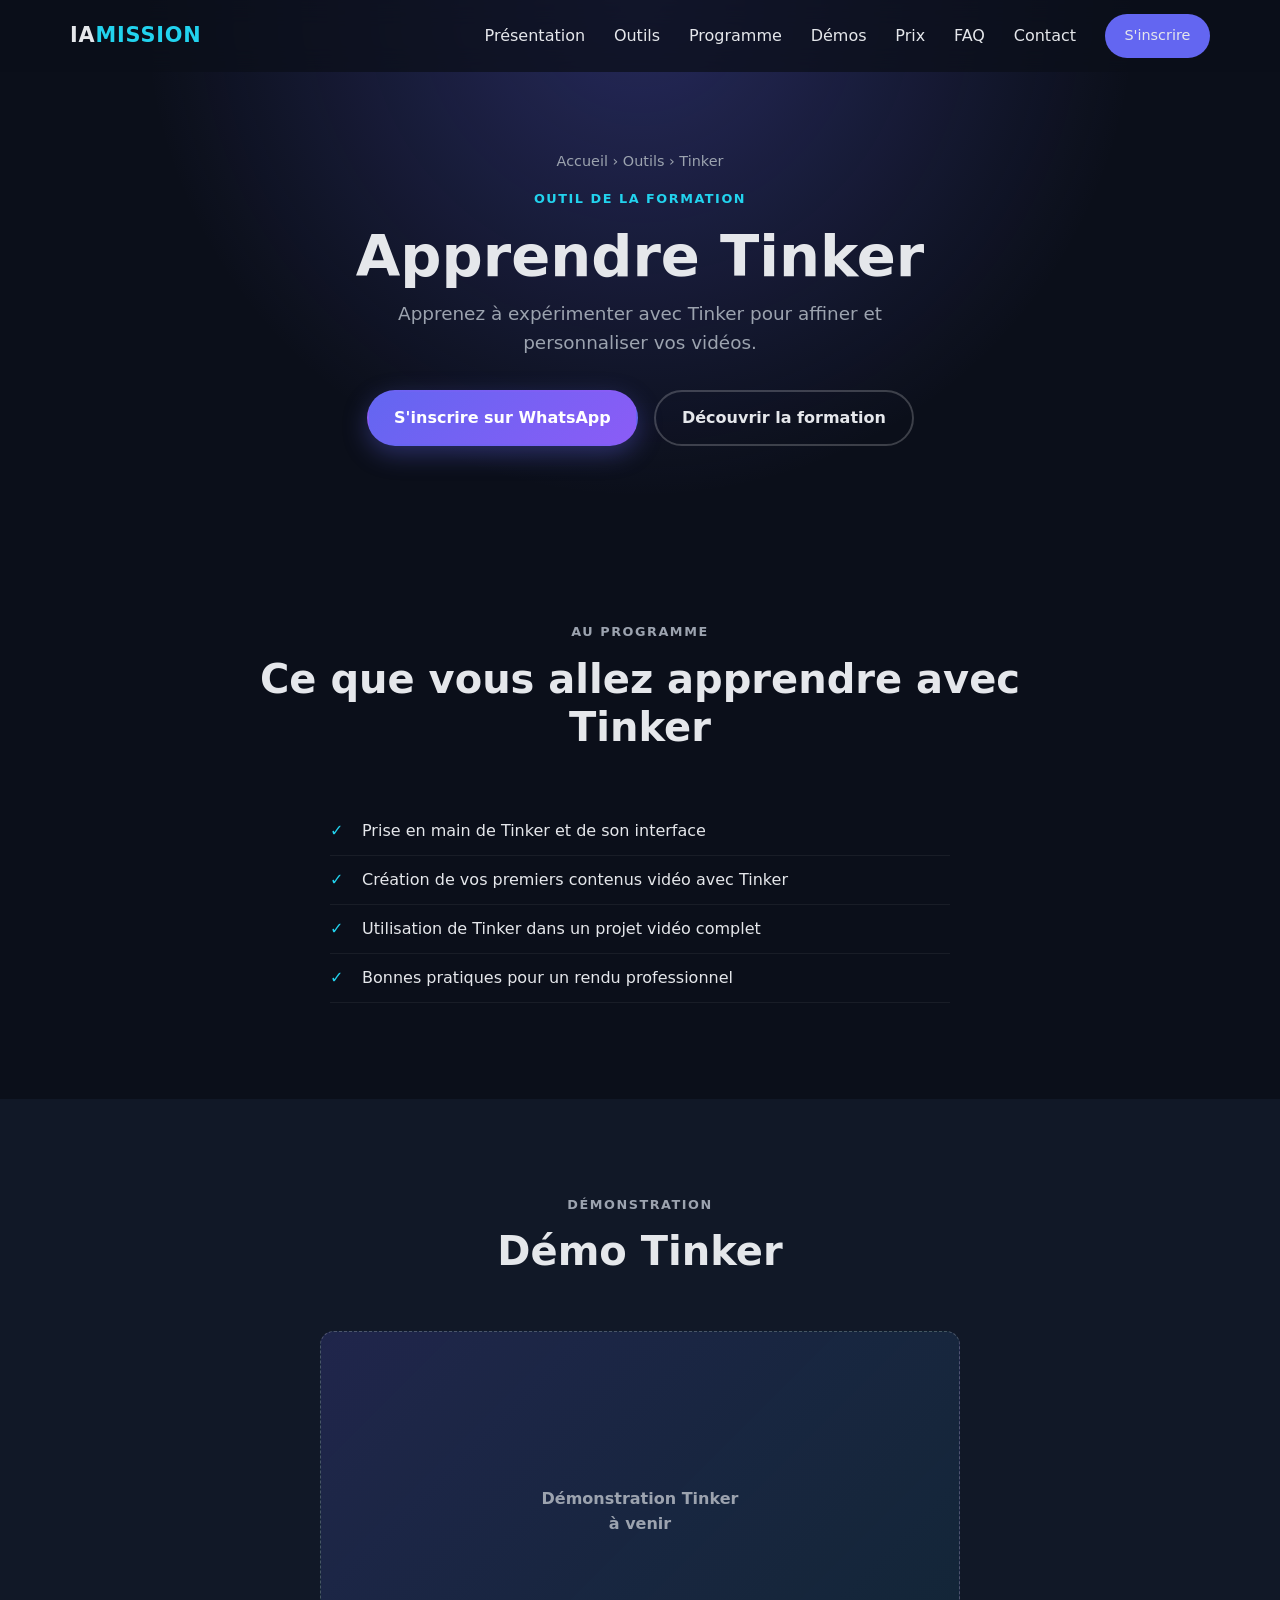
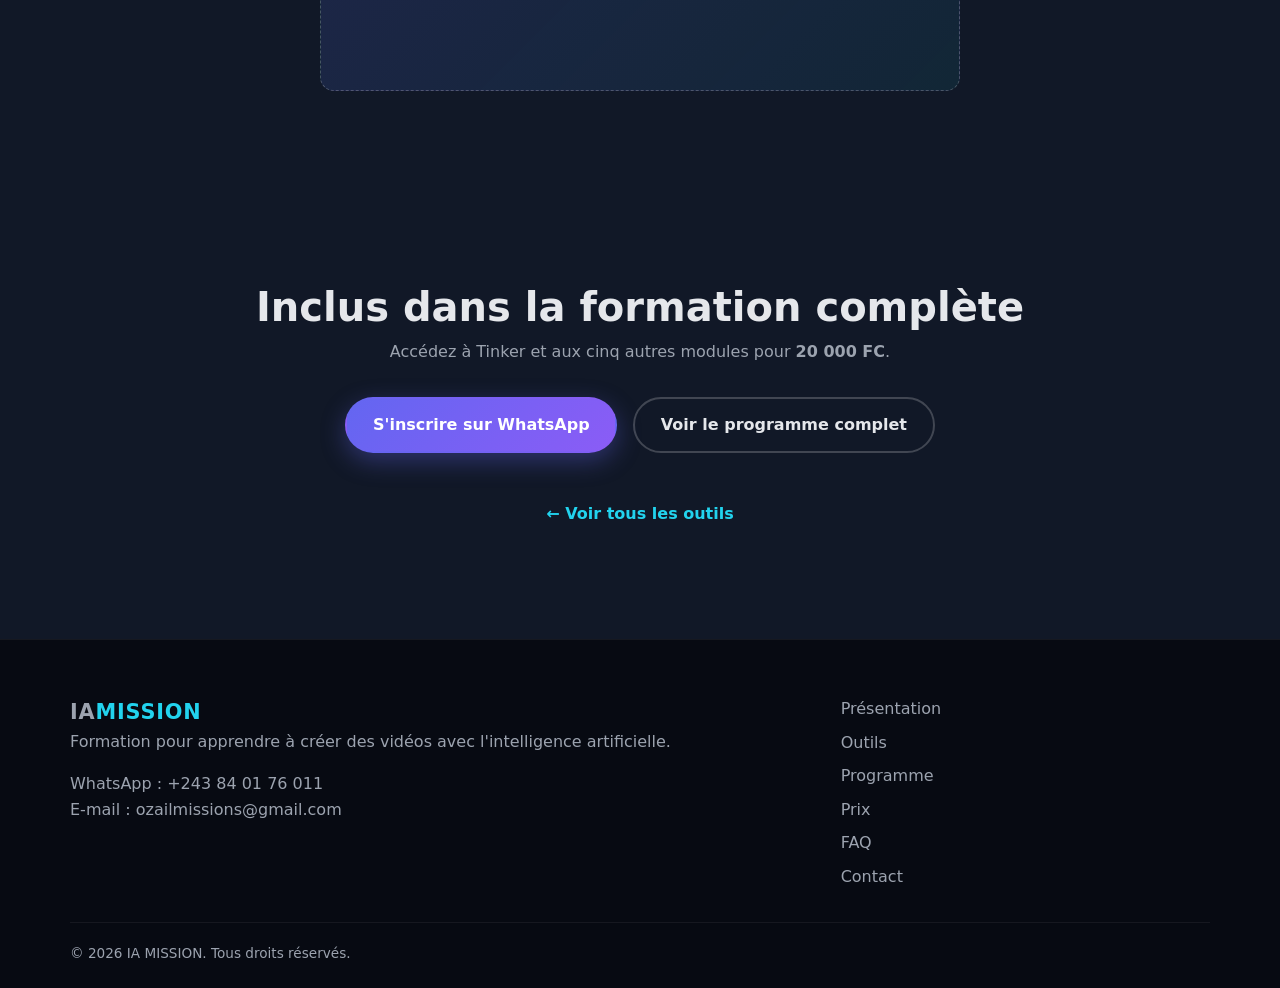
<file: tinker.html>
<!DOCTYPE html>
<html lang="fr">
<head>
  <meta charset="UTF-8">
  <meta name="viewport" content="width=device-width, initial-scale=1.0">
  <meta name="description" content="Formation IA MISSION : Apprenez à expérimenter avec Tinker pour affiner et personnaliser vos vidéos.">
  <meta property="og:title" content="Apprendre Tinker | IA MISSION">
  <meta property="og:description" content="Formation IA MISSION : Apprenez à expérimenter avec Tinker pour affiner et personnaliser vos vidéos.">
  <title>Apprendre Tinker | IA MISSION</title>
  <link rel="stylesheet" href="css/styles.css">
</head>
<body>
  <a href="#main" class="skip-link">Aller au contenu</a>

  <header class="site-header" id="header">
    <div class="container nav-wrap">
      <a href="index.html#accueil" class="logo" aria-label="IA MISSION, accueil">IA<span>MISSION</span></a>
      <a href="https://wa.me/243840176011?text=Bonjour%20IA%20MISSION%2C%20je%20souhaite%20m%27inscrire%20%C3%A0%20la%20formation%20de%20cr%C3%A9ation%20vid%C3%A9o%20avec%20l%27IA%20%2820%20000%20FC%29.%20Pouvez-vous%20me%20donner%20les%20prochaines%20%C3%A9tapes%20%3F" class="btn btn-small header-cta" target="_blank" rel="noopener">S'inscrire</a>
      <button class="nav-toggle" id="navToggle" aria-label="Ouvrir le menu" aria-expanded="false" aria-controls="nav">
        <span></span><span></span><span></span>
      </button>
      <nav id="nav" class="main-nav" aria-label="Navigation principale">
        <ul>
          <li><a href="index.html#presentation">Présentation</a></li>
          <li><a href="index.html#outils">Outils</a></li>
          <li><a href="index.html#programme">Programme</a></li>
          <li><a href="index.html#galerie">Démos</a></li>
          <li><a href="index.html#prix">Prix</a></li>
          <li><a href="index.html#faq">FAQ</a></li>
          <li><a href="index.html#contact">Contact</a></li>
          <li><a href="https://wa.me/243840176011?text=Bonjour%20IA%20MISSION%2C%20je%20souhaite%20m%27inscrire%20%C3%A0%20la%20formation%20de%20cr%C3%A9ation%20vid%C3%A9o%20avec%20l%27IA%20%2820%20000%20FC%29.%20Pouvez-vous%20me%20donner%20les%20prochaines%20%C3%A9tapes%20%3F" class="btn btn-small" target="_blank" rel="noopener">S'inscrire</a></li>
        </ul>
      </nav>
    </div>
  </header>

  <main id="main">
    <section class="page-hero">
      <div class="container reveal">
        <p class="breadcrumb"><a href="index.html">Accueil</a> &rsaquo; <a href="index.html#outils">Outils</a> &rsaquo; Tinker</p>
        <p class="eyebrow">Outil de la formation</p>
        <h1>Apprendre Tinker</h1>
        <p class="lead">Apprenez à expérimenter avec Tinker pour affiner et personnaliser vos vidéos.</p>
        <div class="btn-row">
          <a href="https://wa.me/243840176011?text=Bonjour%20IA%20MISSION%2C%20je%20souhaite%20m%27inscrire%20%C3%A0%20la%20formation%20de%20cr%C3%A9ation%20vid%C3%A9o%20avec%20l%27IA%20%2820%20000%20FC%29.%20Pouvez-vous%20me%20donner%20les%20prochaines%20%C3%A9tapes%20%3F" class="btn btn-primary" target="_blank" rel="noopener">S'inscrire sur WhatsApp</a>
          <a href="index.html#programme" class="btn btn-ghost">Découvrir la formation</a>
        </div>
      </div>
    </section>

    <section class="section">
      <div class="container narrow">
        <header class="section-head reveal">
          <p class="eyebrow">Au programme</p>
          <h2>Ce que vous allez apprendre avec Tinker</h2>
        </header>
        <ul class="checklist reveal" style="margin:0 auto;">
          <li>Prise en main de Tinker et de son interface</li>
          <li>Création de vos premiers contenus vidéo avec Tinker</li>
          <li>Utilisation de Tinker dans un projet vidéo complet</li>
          <li>Bonnes pratiques pour un rendu professionnel</li>
        </ul>
      </div>
    </section>

    <section class="section section-alt">
      <div class="container">
        <header class="section-head reveal">
          <p class="eyebrow">Démonstration</p>
          <h2>Démo Tinker</h2>
        </header>
        <div class="gallery" style="grid-template-columns: minmax(0, 640px); justify-content:center;">
          <figure class="gallery-item reveal">
            <div class="gallery-placeholder">Démonstration Tinker<br>à venir</div>
          </figure>
        </div>
      </div>
    </section>

    <section class="section cta-band">
      <div class="container reveal">
        <h2>Inclus dans la formation complète</h2>
        <p>Accédez à Tinker et aux cinq autres modules pour <strong>20 000 FC</strong>.</p>
        <div class="btn-row" style="margin-top:2rem;">
          <a href="https://wa.me/243840176011?text=Bonjour%20IA%20MISSION%2C%20je%20souhaite%20m%27inscrire%20%C3%A0%20la%20formation%20de%20cr%C3%A9ation%20vid%C3%A9o%20avec%20l%27IA%20%2820%20000%20FC%29.%20Pouvez-vous%20me%20donner%20les%20prochaines%20%C3%A9tapes%20%3F" class="btn btn-primary" target="_blank" rel="noopener">S'inscrire sur WhatsApp</a>
          <a href="index.html#programme" class="btn btn-ghost">Voir le programme complet</a>
        </div>
        <p class="section-cta"><a href="index.html#outils" class="link-more">&larr; Voir tous les outils</a></p>
      </div>
    </section>
  </main>

  <footer class="site-footer">
    <div class="container footer-grid">
      <div>
        <a href="index.html#accueil" class="logo">IA<span>MISSION</span></a>
        <p>Formation pour apprendre à créer des vidéos avec l'intelligence artificielle.</p>
        <p>WhatsApp : <a href="https://wa.me/243840176011?text=Bonjour%20IA%20MISSION%2C%20je%20souhaite%20m%27inscrire%20%C3%A0%20la%20formation%20de%20cr%C3%A9ation%20vid%C3%A9o%20avec%20l%27IA%20%2820%20000%20FC%29.%20Pouvez-vous%20me%20donner%20les%20prochaines%20%C3%A9tapes%20%3F" target="_blank" rel="noopener">+243 84 01 76 011</a><br>
        E-mail : <a href="mailto:ozailmissions@gmail.com">ozailmissions@gmail.com</a></p>
      </div>
      <nav aria-label="Pied de page">
        <ul>
          <li><a href="index.html#presentation">Présentation</a></li>
          <li><a href="index.html#outils">Outils</a></li>
          <li><a href="index.html#programme">Programme</a></li>
          <li><a href="index.html#prix">Prix</a></li>
          <li><a href="index.html#faq">FAQ</a></li>
          <li><a href="index.html#contact">Contact</a></li>
        </ul>
      </nav>
      <p class="legal">&copy; <span id="year"></span> IA MISSION. Tous droits réservés.</p>
    </div>
  </footer>

  <button class="to-top" id="toTop" aria-label="Revenir en haut">&uarr;</button>

  <script src="js/main.js"></script>
</body>
</html>
</file>
<file: css/styles.css>
:root {
  --bg: #0b0f1a;
  --bg-alt: #111827;
  --surface: #161f33;
  --text: #e5e7eb;
  --muted: #9ca3af;
  --primary: #6366f1;
  --accent: #22d3ee;
  --radius: 14px;
  --shadow: 0 10px 30px rgba(0,0,0,.35);
  --font: system-ui, -apple-system, "Segoe UI", Roboto, Helvetica, Arial, sans-serif;
}
*, *::before, *::after { box-sizing: border-box; }
html { scroll-behavior: smooth; scroll-padding-top: 80px; }
body { margin: 0; font-family: var(--font); background: var(--bg); color: var(--text); line-height: 1.6; }
img, svg { max-width: 100%; display: block; }
a { color: var(--accent); text-decoration: none; }
a:hover { text-decoration: underline; }
h1, h2, h3 { line-height: 1.2; margin: 0 0 .5rem; }
h1 { font-size: clamp(2.2rem, 5vw, 3.6rem); }
h2 { font-size: clamp(1.8rem, 3.5vw, 2.5rem); }
h3 { font-size: 1.2rem; }
p { margin: 0 0 1rem; }
.container { width: min(1140px, 92%); margin: 0 auto; }
.narrow { max-width: 760px; }
.section { padding: 96px 0; }
.section-alt { background: var(--bg-alt); }
.section-head { text-align: center; margin-bottom: 56px; }
.section-head p { color: var(--muted); }
.eyebrow { color: var(--accent); text-transform: uppercase; letter-spacing: .12em; font-size: .8rem; font-weight: 700; margin-bottom: .75rem; }
.highlight { background: linear-gradient(90deg, var(--primary), var(--accent)); -webkit-background-clip: text; background-clip: text; color: transparent; }
.lead { font-size: 1.15rem; color: var(--muted); max-width: 560px; }
.skip-link { position: absolute; left: -999px; top: 0; background: var(--primary); color: #fff; padding: .5rem 1rem; z-index: 200; }
.skip-link:focus { left: 1rem; top: 1rem; }
:focus-visible { outline: 3px solid var(--accent); outline-offset: 3px; }

/* Buttons */
.btn { display: inline-block; padding: .85rem 1.6rem; border-radius: 999px; font-weight: 600; border: 2px solid transparent; cursor: pointer; font-size: 1rem; transition: transform .2s, box-shadow .2s, background .2s; text-align: center; }
.btn:hover { transform: translateY(-2px); text-decoration: none; }
.btn-primary { background: linear-gradient(135deg, var(--primary), #8b5cf6); color: #fff; box-shadow: 0 8px 24px rgba(99,102,241,.35); }
.btn-ghost { border-color: rgba(255,255,255,.2); color: var(--text); }
.btn-ghost:hover { border-color: var(--accent); }
.btn-small { padding: .5rem 1.1rem; font-size: .9rem; background: var(--primary); color: #fff; }
.btn-block { width: 100%; }

/* Header */
.site-header { position: fixed; inset: 0 0 auto 0; z-index: 100; background: rgba(11,15,26,.75); backdrop-filter: blur(12px); transition: box-shadow .3s; }
.site-header.scrolled { box-shadow: var(--shadow); }
.nav-wrap { display: flex; align-items: center; justify-content: space-between; height: 72px; }
.logo { font-weight: 800; font-size: 1.3rem; color: var(--text); letter-spacing: .04em; }
.logo span { color: var(--accent); }
.main-nav ul { display: flex; gap: 1.8rem; list-style: none; margin: 0; padding: 0; align-items: center; }
.main-nav a { color: var(--text); font-weight: 500; }
.main-nav a:not(.btn):hover { color: var(--accent); text-decoration: none; }
.nav-toggle { display: none; background: none; border: 0; cursor: pointer; padding: 8px; }
.nav-toggle span { display: block; width: 24px; height: 2px; background: var(--text); margin: 5px 0; transition: .3s; }
.nav-toggle[aria-expanded="true"] span:nth-child(1) { transform: translateY(7px) rotate(45deg); }
.nav-toggle[aria-expanded="true"] span:nth-child(2) { opacity: 0; }
.nav-toggle[aria-expanded="true"] span:nth-child(3) { transform: translateY(-7px) rotate(-45deg); }

/* Hero */
.hero { min-height: 100vh; display: flex; align-items: center; padding: 120px 0 80px; background: radial-gradient(circle at 80% 20%, rgba(99,102,241,.25), transparent 50%), radial-gradient(circle at 10% 80%, rgba(34,211,238,.15), transparent 45%), var(--bg); }
.hero-grid { display: grid; grid-template-columns: 1.1fr .9fr; gap: 48px; align-items: center; }
.hero-actions { display: flex; flex-wrap: wrap; gap: 1rem; margin: 2rem 0 3rem; }
.hero-stats { display: flex; gap: 2.5rem; list-style: none; padding: 0; margin: 0; flex-wrap: wrap; }
.hero-stats strong { display: block; font-size: 1.8rem; color: #fff; }
.hero-stats span { color: var(--muted); font-size: .9rem; }
.hero-visual { position: relative; height: 420px; }
.orb { position: absolute; inset: 50% auto auto 50%; width: 260px; height: 260px; transform: translate(-50%,-50%); border-radius: 50%; background: radial-gradient(circle at 30% 30%, #a5b4fc, var(--primary) 45%, #1e1b4b 80%); box-shadow: 0 0 80px rgba(99,102,241,.6); animation: float 6s ease-in-out infinite; }
.card-float { position: absolute; background: var(--surface); border: 1px solid rgba(255,255,255,.08); padding: .7rem 1.1rem; border-radius: 999px; box-shadow: var(--shadow); font-weight: 600; font-size: .9rem; animation: float 5s ease-in-out infinite; }
.card-1 { top: 8%; left: 2%; }
.card-2 { bottom: 14%; left: 0; animation-delay: -1.5s; }
.card-3 { top: 40%; right: 0; animation-delay: -3s; }
@keyframes float { 0%,100% { transform: translateY(0); } 50% { transform: translateY(-14px); } }

/* Cards */
.grid-3 { display: grid; grid-template-columns: repeat(auto-fit, minmax(260px, 1fr)); gap: 24px; }
.card { background: var(--surface); padding: 32px; border-radius: var(--radius); border: 1px solid rgba(255,255,255,.06); transition: transform .3s, border-color .3s; }
.card:hover { transform: translateY(-6px); border-color: var(--primary); }
.card p { color: var(--muted); margin: 0; }
.icon { width: 52px; height: 52px; display: grid; place-items: center; font-size: 1.5rem; border-radius: 12px; background: rgba(99,102,241,.15); margin-bottom: 1.2rem; }

/* Steps */
.steps { list-style: none; padding: 0; margin: 0; display: grid; grid-template-columns: repeat(auto-fit, minmax(220px, 1fr)); gap: 24px; counter-reset: none; }
.steps li { padding: 28px; border-left: 3px solid var(--primary); background: var(--surface); border-radius: var(--radius); }
.steps p { color: var(--muted); margin: 0; }
.step-num { display: block; font-size: 2rem; font-weight: 800; color: var(--accent); margin-bottom: .5rem; }

/* About */
.about-grid { display: grid; grid-template-columns: 1fr 1fr; gap: 64px; align-items: center; }
.about-grid p { color: var(--muted); }
.values { list-style: none; padding: 0; margin: 0; display: grid; gap: 16px; }
.values li { background: var(--surface); padding: 24px; border-radius: var(--radius); }
.values p { color: var(--muted); margin: 0; }

/* FAQ */
.faq details { background: var(--surface); border-radius: var(--radius); padding: 20px 24px; margin-bottom: 14px; }
.faq summary { cursor: pointer; font-weight: 600; list-style: none; display: flex; justify-content: space-between; }
.faq summary::after { content: "+"; color: var(--accent); font-size: 1.4rem; line-height: 1; }
.faq details[open] summary::after { content: "-"; }
.faq details p { color: var(--muted); margin: 14px 0 0; }

/* Contact */
.contact-grid { display: grid; grid-template-columns: 1fr 1.2fr; gap: 64px; }
.contact-grid > div > p { color: var(--muted); }
.contact-info { list-style: none; padding: 0; margin-top: 2rem; line-height: 2; }
.contact-form { background: var(--surface); padding: 36px; border-radius: var(--radius); box-shadow: var(--shadow); }
.field { margin-bottom: 18px; display: flex; flex-direction: column; }
.field label { font-weight: 600; font-size: .9rem; margin-bottom: 6px; }
.field input, .field select, .field textarea { background: var(--bg); color: var(--text); border: 1px solid rgba(255,255,255,.12); border-radius: 10px; padding: .75rem 1rem; font: inherit; transition: border-color .2s; }
.field input:focus, .field select:focus, .field textarea:focus { outline: none; border-color: var(--accent); }
.field textarea { resize: vertical; }
.field.invalid input, .field.invalid textarea { border-color: #f87171; }
.error { color: #f87171; font-size: .8rem; min-height: 1em; margin-top: 4px; }
.form-status { margin: 16px 0 0; text-align: center; font-weight: 600; }
.form-status.ok { color: #34d399; }
.form-status.ko { color: #f87171; }

/* Footer */
.site-footer { background: #070a12; padding: 56px 0 24px; border-top: 1px solid rgba(255,255,255,.06); }
.footer-grid { display: grid; grid-template-columns: 2fr 1fr; gap: 32px; }
.footer-grid p { color: var(--muted); }
.footer-grid ul { list-style: none; padding: 0; margin: 0; display: grid; gap: 8px; }
.footer-grid a { color: var(--muted); }
.legal { grid-column: 1 / -1; border-top: 1px solid rgba(255,255,255,.06); padding-top: 20px; font-size: .85rem; margin: 0; }

/* Utilities */
.reveal { opacity: 0; transform: translateY(24px); transition: opacity .7s ease, transform .7s ease; }
.reveal.visible { opacity: 1; transform: none; }
.to-top { position: fixed; right: 24px; bottom: 24px; width: 46px; height: 46px; border-radius: 50%; border: 0; background: var(--primary); color: #fff; font-size: 1.2rem; cursor: pointer; opacity: 0; pointer-events: none; transition: opacity .3s; box-shadow: var(--shadow); }
.to-top.show { opacity: 1; pointer-events: auto; }

/* Responsive */
@media (max-width: 900px) {
  .hero-grid, .about-grid, .contact-grid, .footer-grid { grid-template-columns: 1fr; }
  .hero-visual { height: 320px; }
  .section { padding: 72px 0; }
}
@media (max-width: 760px) {
  .nav-toggle { display: block; }
  .main-nav { position: fixed; top: 72px; left: 0; right: 0; background: var(--bg-alt); transform: translateY(-120%); transition: transform .35s; padding: 24px 0; box-shadow: var(--shadow); }
  .main-nav.open { transform: none; }
  .main-nav ul { flex-direction: column; gap: 20px; }
}
@media (prefers-reduced-motion: reduce) {
  *, *::before, *::after { animation: none !important; transition: none !important; scroll-behavior: auto !important; }
  .reveal { opacity: 1; transform: none; }
}

/* ===== Site commercial IA MISSION : ajouts ===== */
.btn-row { display: flex; flex-wrap: wrap; gap: 1rem; justify-content: center; align-items: center; }
.link-more { font-weight: 600; }
.tool-card { display: flex; flex-direction: column; color: var(--text); }
.tool-card:hover { text-decoration: none; }
.tool-card .more { color: var(--accent); font-weight: 600; margin-top: auto; padding-top: 1rem; }
.gallery { display: grid; grid-template-columns: repeat(auto-fit, minmax(260px, 1fr)); gap: 24px; }
.gallery-item { margin: 0; }
.gallery-placeholder { aspect-ratio: 16 / 9; border-radius: var(--radius); border: 1px dashed rgba(255,255,255,.22); background: linear-gradient(135deg, rgba(99,102,241,.18), rgba(34,211,238,.08)); display: grid; place-items: center; color: var(--muted); font-weight: 600; text-align: center; padding: 1rem; }
.gallery-item figcaption { margin-top: 10px; font-weight: 600; text-align: center; }
.price-card { max-width: 520px; margin: 0 auto; background: var(--surface); border-radius: 20px; padding: 44px 36px; border: 1px solid rgba(99,102,241,.45); box-shadow: 0 0 60px rgba(99,102,241,.2); text-align: center; }
.price-label { color: var(--accent); text-transform: uppercase; letter-spacing: .12em; font-size: .8rem; font-weight: 700; margin: 0; }
.price { font-size: clamp(2.4rem, 6vw, 3.6rem); font-weight: 800; margin: .5rem 0 1.5rem; color: #fff; }
.checklist { list-style: none; padding: 0; margin: 0 0 2rem; text-align: left; max-width: 620px; }
.checklist li { position: relative; padding: .7rem 0 .7rem 2rem; border-bottom: 1px solid rgba(255,255,255,.06); }
.checklist li::before { content: "\2713"; position: absolute; left: 0; color: var(--accent); font-weight: 700; }
.price-card .checklist { margin: 0 auto 2rem; }
.price-note { color: var(--muted); font-size: .9rem; margin: 1.5rem 0 0; }
.page-hero { padding: 150px 0 80px; text-align: center; background: radial-gradient(circle at 50% 0%, rgba(99,102,241,.3), transparent 60%), var(--bg); }
.page-hero .lead { margin: 0 auto 2rem; }
.breadcrumb { font-size: .9rem; color: var(--muted); margin-bottom: 1rem; }
.breadcrumb a { color: var(--muted); }
.cta-band { text-align: center; background: var(--bg-alt); }
.cta-band p { color: var(--muted); }
.contact-links { list-style: none; padding: 0; margin-top: 2rem; display: grid; gap: 14px; }
.contact-links a { display: inline-block; font-weight: 600; }
.contact-links span { color: var(--muted); display: block; font-size: .85rem; }
.field select option { background: var(--bg); color: var(--text); }
.form-hint { color: var(--muted); font-size: .85rem; margin: 14px 0 0; text-align: center; }
.section-cta { text-align: center; margin-top: 3rem; }
@media (max-width: 760px) {
  .price-card { padding: 36px 24px; }
  .page-hero { padding: 130px 0 60px; }
}

/* ===== Corrections mobile ===== */
.header-cta { display: none; }
@media (max-width: 760px) {
  .header-cta { display: inline-block; margin-left: auto; margin-right: 8px; padding: .5rem 1rem; font-size: .85rem; white-space: nowrap; }
  .main-nav ul li:last-child { display: none; }
  .main-nav { visibility: hidden; transition: transform .35s, visibility .35s; }
  .main-nav.open { visibility: visible; }
  .hero { min-height: auto; padding: 120px 0 64px; }
  .hero-actions .btn, .btn-row .btn { width: 100%; }
  .hero-stats { gap: 1.5rem; }
  .hero-stats strong { font-size: 1.4rem; }
  .price-card .btn-row { flex-direction: column; }
  .contact-form { padding: 24px; }
  .btn-row[style] { justify-content: center !important; }
}
</file>
